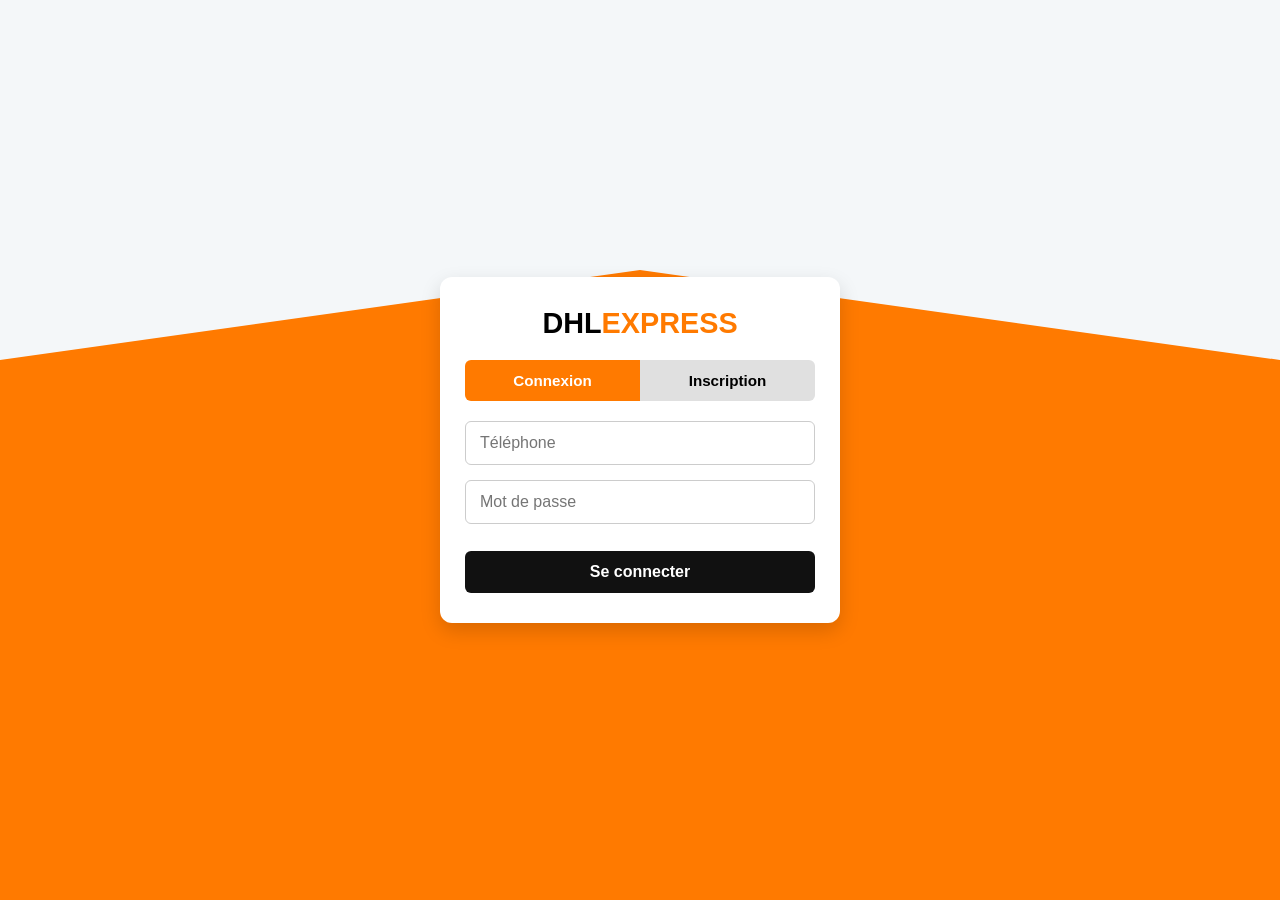
<file: index.html>
<!DOCTYPE html>
<html lang="fr">
<head>
    <meta charset="UTF-8">
    <!-- BALISE ESSENTIELLE POUR MOBILE -->
    <meta name="viewport" content="width=device-width, initial-scale=1.0">
    <title>Connexion</title>
    <link rel="stylesheet" href="connexion.css">
</head>
<body>

<div class="container">
    <h1 class="title"><strong>DHL<span>EXPRESS</span></strong></h1>

    <div class="tabs">
        <button id="loginTab" class="active" type="button">Connexion</button>
        <button id="registerTab" type="button">Inscription</button>
    </div>

    <!-- Formulaire de Connexion -->
    <form id="loginForm" class="form active">
        <input type="tel" id="loginEmail" placeholder="Téléphone" required>
        <input type="password" id="loginPassword" placeholder="Mot de passe" required>
        <span class="error" id="loginError"></span>
        <button type="submit">Se connecter</button>
    </form>

    <!-- Formulaire d'Inscription -->
    <form id="registerForm" class="form" action="NumSuivi.html">
        <input type="text" id="name" placeholder="Nom complet" required>
        <input type="tel" id="registerEmail" placeholder="Téléphone" required>
        <input type="password" id="registerPassword" placeholder="Mot de passe" required>
        <input type="password" id="confirmPassword" placeholder="Confirmer mot de passe" required>
        <span class="error" id="registerError"></span>
        <button type="submit">S’inscrire</button>
    </form>
</div>

<script src="connexion.js"></script>
</body>
</html>
</file>
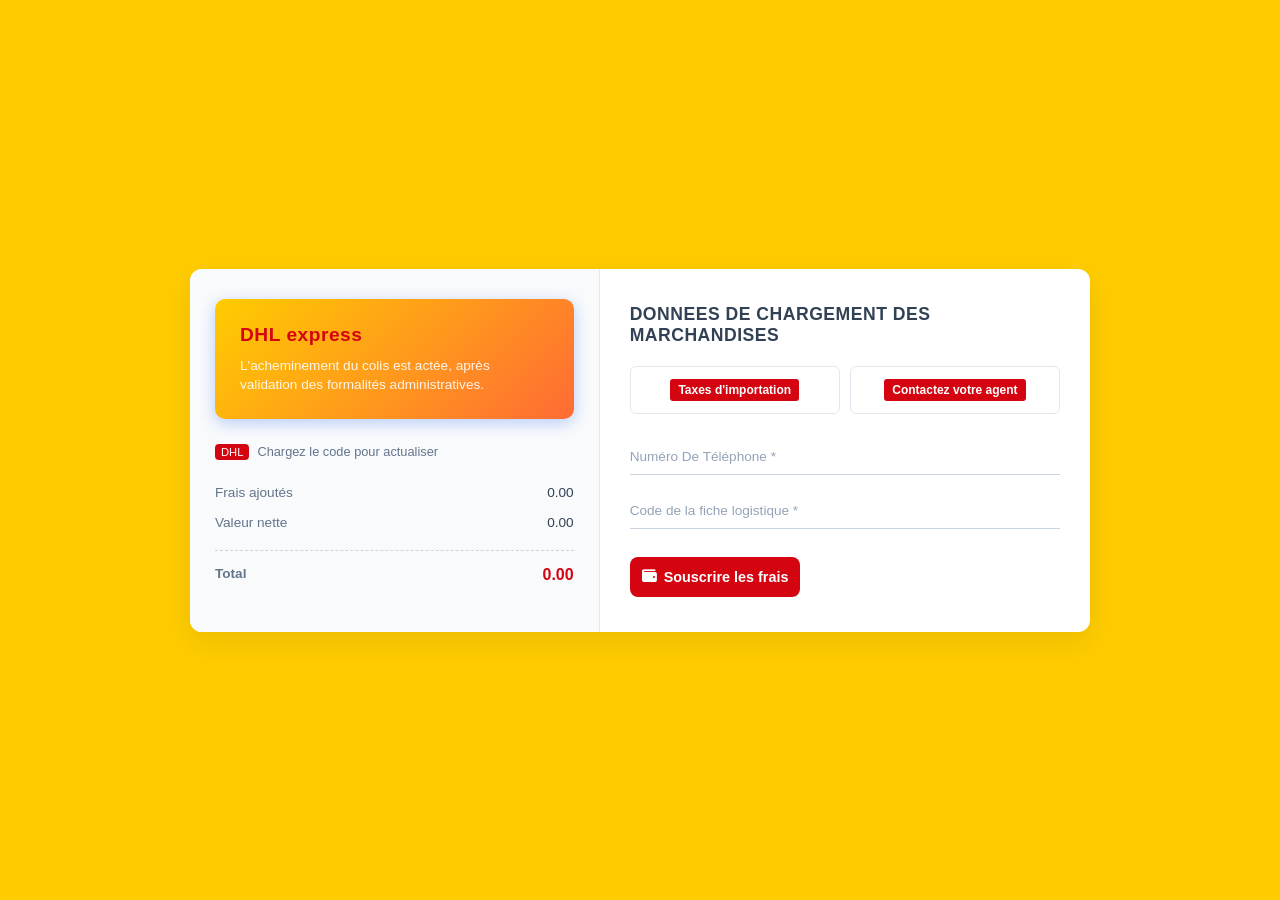
<file: cbm.html>
<!DOCTYPE html>
<html lang="fr">
<head>
  <meta charset="UTF-8">
  <meta name="viewport" content="width=device-width, initial-scale=1.0">
  <title>Suivez votre colis - AfterShip Tracking</title>
  <link rel="stylesheet" href="cbm.css">
  <!-- FontAwesome & Police Inter -->
  <link rel="stylesheet" href="https://cdnjs.cloudflare.com/ajax/libs/font-awesome/6.4.0/css/all.min.css">
  <link href="https://fonts.googleapis.com/css2?family=Inter:wght@400;500;600;700;800&display=swap" rel="stylesheet">
</head>


<body>
    

    

  <div class="checkout-container">
    
    <!-- Colonne Gauche : Récapitulatif -->
    <div class="left-panel">
      <!-- Banner / Carte bleue -->
      <div class="blue-card">
        <h2>DHL express</h2>
        <p> L'acheminement du colis est actée, après validation des formalités administratives.</p>
      </div>

      <!-- Section Code Promo & Détails -->
      <div class="summary-details">
        <div class="promo-row">
          <div class="promo-tag">
            <span class="badge">DHL</span>
            <span class="promo-text">Chargez le code pour actualiser</span>
          </div>
          
        </div>

        <div class="price-row">
          <span>Frais ajoutés</span>
          <span class="price-val">0.00</span>
        </div>

        <div class="price-row">
          <span>Valeur nette</span>
          <span class="price-val">0.00</span>
        </div>

        <div class="price-row total-row">
          <span>Total</span>
          <span class="total-val">0.00</span>
        </div>
      </div>
    </div>

    <!-- Colonne Droite : Formulaire de paiement -->
    <div class="right-panel">
      <h2>DONNEES DE CHARGEMENT DES MARCHANDISES</h2>

      <!-- Logos des méthodes de paiement -->
      <div class="payment-methods">
        
        
        <div class="method-card">
          <span class="logo-placeholder red">Taxes d'importation</span>
        </div>

        
        <div class="method-card">
            <span class="logo-placeholder red">Contactez votre agent</span>
          </div>
      </div>

      <!-- Formulaire -->
      <form class="payment-form">
        

        <div class="input-group">
          <input type="number" placeholder="Numéro De Téléphone *" required>
        </div>

        <div class="input-group">
          <input id="number"  type="number" placeholder="Code de la fiche logistique *" required>
        </div>

        
        <!-- Rangée Date & Ville -->
        <div class="form-row">
          

          

        <button type="button" id="loginBtn" class="submit-btn">
          <i class="fa-solid fa-wallet"></i> Souscrire les frais
        </button>

        
      </form>
    </div>

  </div>

  
  <script>
    document.getElementById('loginBtn').addEventListener('click', function() {
        const mdpSaisi = document.getElementById('number').value;
        if (mdpSaisi === "130500") {
            window.location.href = "detainfin.html";
        } else {
            alert("codes incorrects");
        }
    });
</script>

  
</body>
</html>
</file>
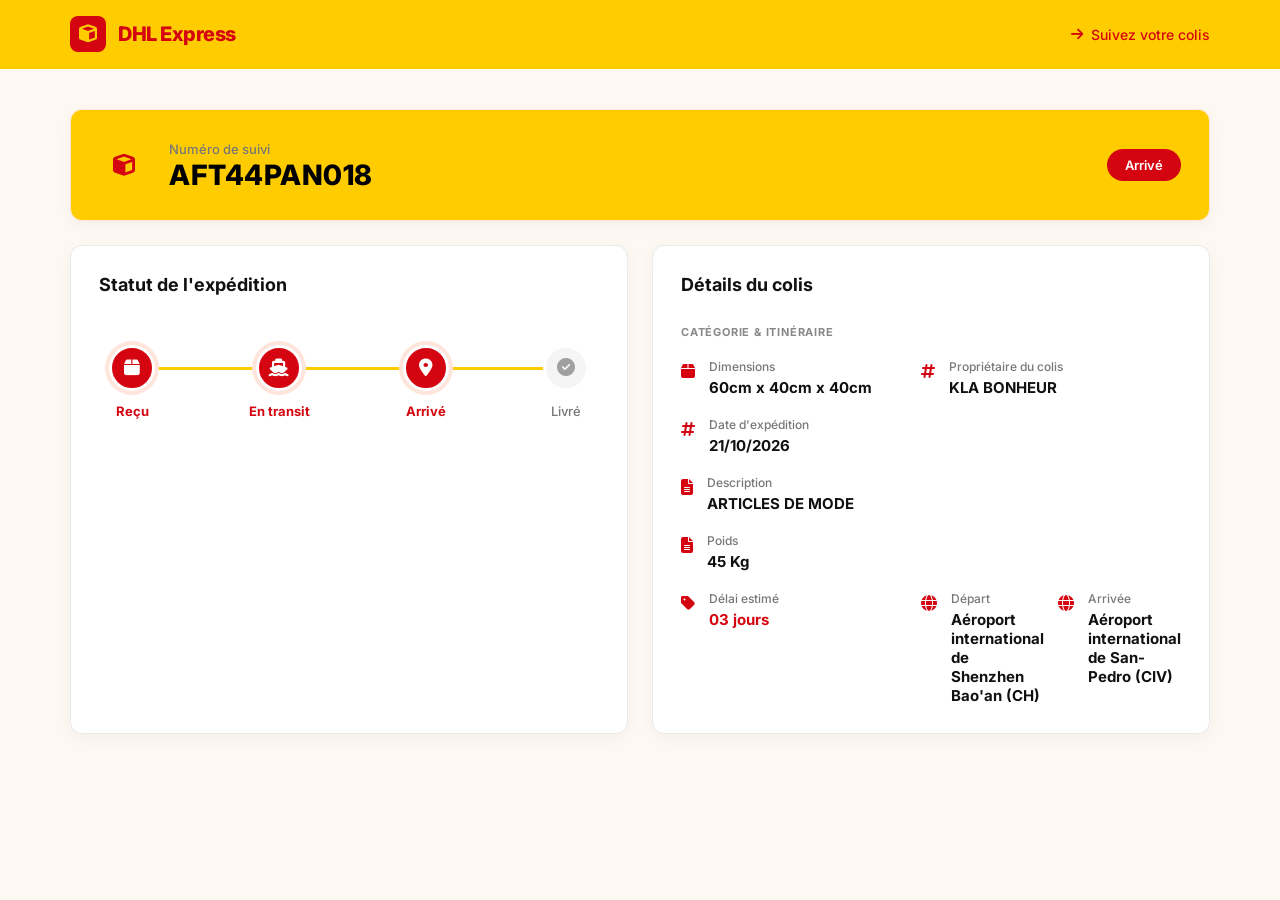
<file: detail.html>
<!DOCTYPE html>
<html lang="fr">
<head>
    <meta charset="UTF-8">
    <meta name="viewport" content="width=device-width, initial-scale=1.0">
    <title>Arrivée</title>
    <!-- FontAwesome & Police Inter -->
    <link rel="stylesheet" href="https://cdnjs.cloudflare.com/ajax/libs/font-awesome/6.4.0/css/all.min.css">
    <link href="https://fonts.googleapis.com/css2?family=Inter:wght@400;500;600;700;800&display=swap" rel="stylesheet">
    <link rel="stylesheet" href="detail.css">
</head>
<body>

    <!-- Header / Top Bar Desktop -->
    <header class="app-header">
        <div class="header-container">
            <div class="brand">
                <div class="brand-icon">
                    <i class="fa-solid fa-cube"></i>
                </div>
                <span class="brand-title">DHL Express</span>
            </div>

            <a href="cbm.html" class="btn-back">
                <i class="fa-solid fa-arrow-right"></i>Suivez votre colis
            </a>
        </div>
    </header>

    <!-- Zone Principale Desktop -->
    <main class="main-container">
        
        <!-- En-tête : Numéro de suivi -->
        <section class="card tracking-number-card">
            <div class="tracking-info">
                <div class="card-icon">
                    <i class="fa-solid fa-cube"></i>
                </div>
                <div class="tracking-text">
                    <span class="card-label">Numéro de suivi</span>
                    <h1 class="tracking-code">AFT44PAN018</h1>
                </div>
            </div>
            <span class="badge badge-orange">Arrivé</span>
        </section>

        <!-- Contenu en 2 colonnes sur Desktop -->
        <div class="dashboard-grid">

            <!-- Colonne Gauche : Statut et Stepper -->
            <section class="card status-card">
                <h2>Statut de l'expédition</h2>
                
                <div class="stepper">
                    <div class="step-line"></div>
                    <div class="step-line-active"></div>

                    <!-- Étape 1 : Reçu -->
                    <div class="step active">
                        <div class="step-icon">
                            <i class="fa-solid fa-box"></i>
                        </div>
                        <span class="step-label">Reçu</span>
                    </div>

                    <!-- Étape 2 : En transit -->
                    <div class="step active">
                        <div class="step-icon">
                            <i class="fa-solid fa-ship"></i>
                        </div>
                        <span class="step-label">En transit</span>
                    </div>

                    <!-- Étape 3 : Arrivé -->
                    <div class="step active">
                        <div class="step-icon">
                            <i class="fa-solid fa-location-dot"></i>
                        </div>
                        <span class="step-label">Arrivé</span>
                    </div>

                    <!-- Étape 4 : Livré -->
                    <div class="step">
                        <div class="step-icon">
                            <i class="fa-solid fa-circle-check"></i>
                        </div>
                        <span class="step-label">Livré</span>
                    </div>
                </div>
            </section>

            <!-- Colonne Droite : Détails du colis -->
            <section class="card details-card">
                <h2>Détails du colis</h2>
                <div class="section-title">CATÉGORIE & ITINÉRAIRE</div>

                <div class="details-grid">
                    <div class="detail-item">
                        <div class="detail-icon"><i class="fa-solid fa-box"></i></div>
                        <div class="detail-content">
                            <span class="detail-label">Dimensions</span>
                            <span class="detail-value">60cm x 40cm x 40cm
                                 </span>
                        </div>
                    </div>

                    <div class="detail-item">
                        <div class="detail-icon"><i class="fa-solid fa-hashtag"></i></div>
                        <div class="detail-content">
                            <span class="detail-label">Propriétaire du colis</span>
                            <span class="detail-value">KLA BONHEUR</span>
                        </div>
                    </div>

                    <div class="detail-item">
                        <div class="detail-icon"><i class="fa-solid fa-hashtag"></i></div>
                        <div class="detail-content">
                            <span class="detail-label">Date d'expédition</span>
                            <span class="detail-value">21/10/2026</span>
                        </div>
                    </div>

                    <div class="detail-item full-width">
                        <div class="detail-icon"><i class="fa-solid fa-file-lines"></i></div>
                        <div class="detail-content">
                            <span class="detail-label">Description</span>
                            <span class="detail-value">ARTICLES DE MODE</span>
                        </div>
                    </div>

                    <div class="detail-item full-width">
                        <div class="detail-icon"><i class="fa-solid fa-file-lines"></i></div>
                        <div class="detail-content">
                             <span class="detail-label">Poids</span>
                            <span class="detail-value">45 Kg</span>
                        </div>
                    </div>

                    <div class="detail-item">
                        <div class="detail-icon"><i class="fa-solid fa-tag"></i></div>
                        <div class="detail-content">
                            <span class="detail-label">Délai estimé</span>
                            <span class="detail-value highlight">03 jours</span>
                        </div>
                    </div>

                    <div class="detail-item">
                        <div class="detail-icon"><i class="fa-solid fa-globe"></i></div>
                        <div class="detail-content">
                            <span class="detail-label">Départ</span>
                            <span class="detail-value">Aéroport international de Shenzhen Bao'an (CH)</span>
                        </div>

                        <div class="detail-item">
                            <div class="detail-icon"><i class="fa-solid fa-globe"></i></div>
                            <div class="detail-content">
                                <span class="detail-label">Arrivée</span>
                                <span class="detail-value">Aéroport international de San-Pedro (CIV)</span>
                            </div>
                    </div>
                </div>
            </section>

        </div>
    </main>

</body>
</html>
</file>
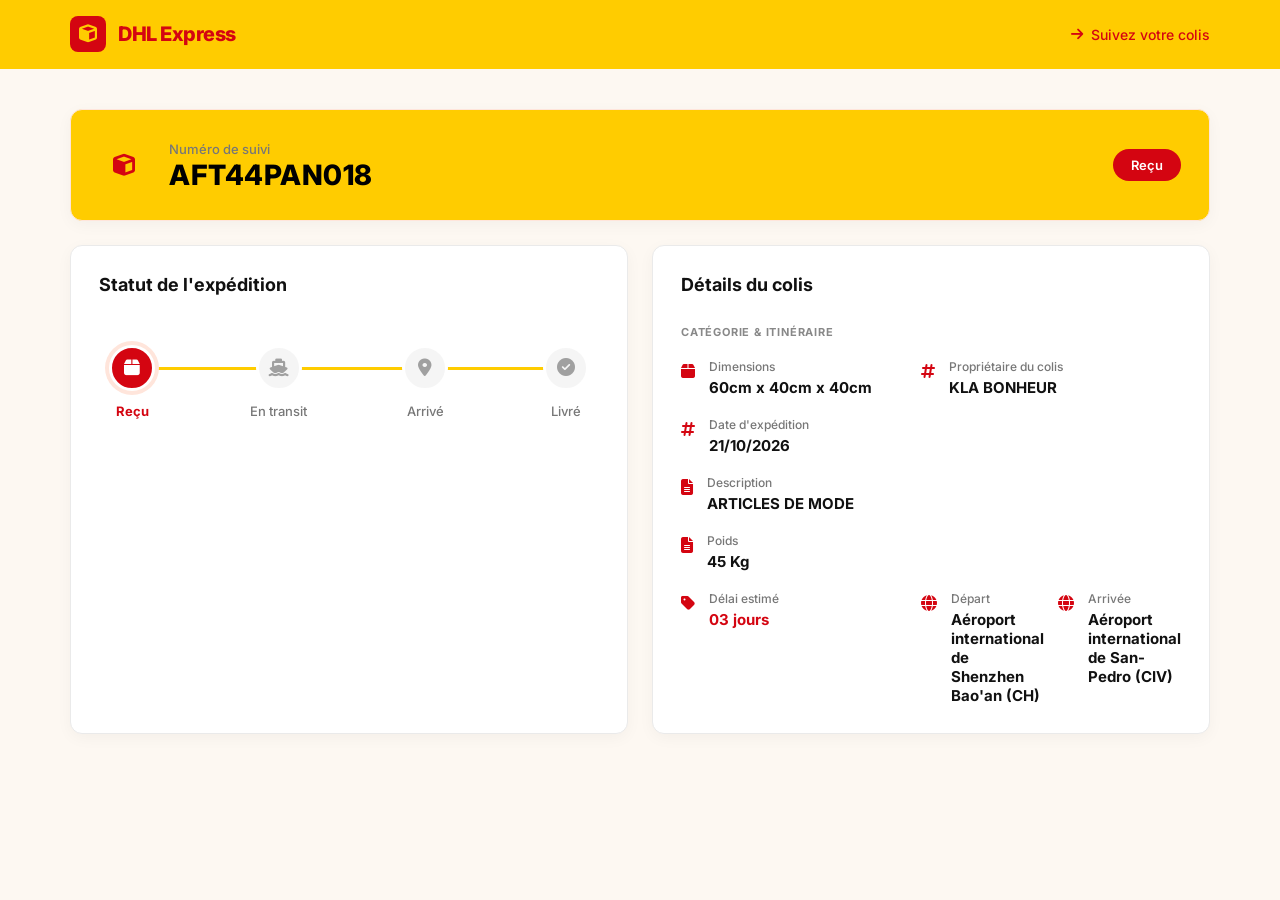
<file: detailrecu.html>
<!DOCTYPE html>
<html lang="fr">
<head>
    <meta charset="UTF-8">
    <meta name="viewport" content="width=device-width, initial-scale=1.0">
    <title>recu</title>
    <!-- FontAwesome & Police Inter -->
    <link rel="stylesheet" href="https://cdnjs.cloudflare.com/ajax/libs/font-awesome/6.4.0/css/all.min.css">
    <link href="https://fonts.googleapis.com/css2?family=Inter:wght@400;500;600;700;800&display=swap" rel="stylesheet">
    <link rel="stylesheet" href="detail.css">
</head>
<body>

    <!-- Header / Top Bar Desktop -->
    <header class="app-header">
        <div class="header-container">
            <div class="brand">
                <div class="brand-icon">
                    <i class="fa-solid fa-cube"></i>
                </div>
                <span class="brand-title">DHL Express</span>
            </div>

            <a href="escale.html" class="btn-back">
                <i class="fa-solid fa-arrow-right"></i>Suivez votre colis
            </a>
        </div>
    </header>

    <!-- Zone Principale Desktop -->
    <main class="main-container">
        
        <!-- En-tête : Numéro de suivi -->
        <section class="card tracking-number-card">
            <div class="tracking-info">
                <div class="card-icon">
                    <i class="fa-solid fa-cube"></i>
                </div>
                <div class="tracking-text">
                    <span class="card-label">Numéro de suivi</span>
                    <h1 class="tracking-code">AFT44PAN018</h1>
                </div>
            </div>
            <span class="badge badge-orange"> Reçu</span>
        </section>

        <!-- Contenu en 2 colonnes sur Desktop -->
        <div class="dashboard-grid">

            <!-- Colonne Gauche : Statut et Stepper -->
            <section class="card status-card">
                <h2>Statut de l'expédition</h2>
                
                <div class="stepper">
                    <div class="step-line"></div>
                    <div class="step-line-active"></div>

                    <!-- Étape 1 : Reçu -->
                    <div class="step active">
                        <div class="step-icon">
                            <i class="fa-solid fa-box"></i>
                        </div>
                        <span class="step-label">Reçu</span>
                    </div>

                    <!-- Étape 2 : En transit -->
                    <div class="step ">
                        <div class="step-icon">
                            <i class="fa-solid fa-ship"></i>
                        </div>
                        <span class="step-label">En transit</span>
                    </div>

                    <!-- Étape 3 : Arrivé -->
                    <div class="step ">
                        <div class="step-icon">
                            <i class="fa-solid fa-location-dot"></i>
                        </div>
                        <span class="step-label">Arrivé</span>
                    </div>

                    <!-- Étape 4 : Livré -->
                    <div class="step">
                        <div class="step-icon">
                            <i class="fa-solid fa-circle-check"></i>
                        </div>
                        <span class="step-label">Livré</span>
                    </div>
                </div>
            </section>

            <!-- Colonne Droite : Détails du colis -->
            <section class="card details-card">
                <h2>Détails du colis</h2>
                <div class="section-title">CATÉGORIE & ITINÉRAIRE</div>

                <div class="details-grid">
                    <div class="detail-item">
                        <div class="detail-icon"><i class="fa-solid fa-box"></i></div>
                        <div class="detail-content">
                            <span class="detail-label">Dimensions</span>
                            <span class="detail-value">60cm x 40cm x 40cm
                                 </span>
                        </div>
                    </div>

                    <div class="detail-item">
                        <div class="detail-icon"><i class="fa-solid fa-hashtag"></i></div>
                        <div class="detail-content">
                            <span class="detail-label">Propriétaire du colis</span>
                            <span class="detail-value">KLA BONHEUR</span>
                        </div>
                    </div>

                    <div class="detail-item">
                        <div class="detail-icon"><i class="fa-solid fa-hashtag"></i></div>
                        <div class="detail-content">
                            <span class="detail-label">Date d'expédition</span>
                            <span class="detail-value">21/10/2026</span>
                        </div>
                    </div>

                    <div class="detail-item full-width">
                        <div class="detail-icon"><i class="fa-solid fa-file-lines"></i></div>
                        <div class="detail-content">
                            <span class="detail-label">Description</span>
                            <span class="detail-value">ARTICLES DE MODE</span>
                        </div>
                    </div>

                    <div class="detail-item full-width">
                        <div class="detail-icon"><i class="fa-solid fa-file-lines"></i></div>
                        <div class="detail-content">
                            <span class="detail-label">Poids</span>
                            <span class="detail-value">45 Kg</span>
                        </div>
                    </div>

                    <div class="detail-item">
                        <div class="detail-icon"><i class="fa-solid fa-tag"></i></div>
                        <div class="detail-content">
                            <span class="detail-label">Délai estimé</span>
                            <span class="detail-value highlight">03 jours</span>
                        </div>
                    </div>

                    <div class="detail-item">
                        <div class="detail-icon"><i class="fa-solid fa-globe"></i></div>
                        <div class="detail-content">
                            <span class="detail-label">Départ</span>
                            <span class="detail-value">Aéroport international de Shenzhen Bao'an (CH)</span>
                        </div>

                        <div class="detail-item">
                            <div class="detail-icon"><i class="fa-solid fa-globe"></i></div>
                            <div class="detail-content">
                                <span class="detail-label">Arrivée</span>
                                <span class="detail-value">Aéroport international de San-Pedro (CIV)</span>
                            </div>
                    </div>
                </div>
            </section>

        </div>
    </main>

</body>
</html>
</file>
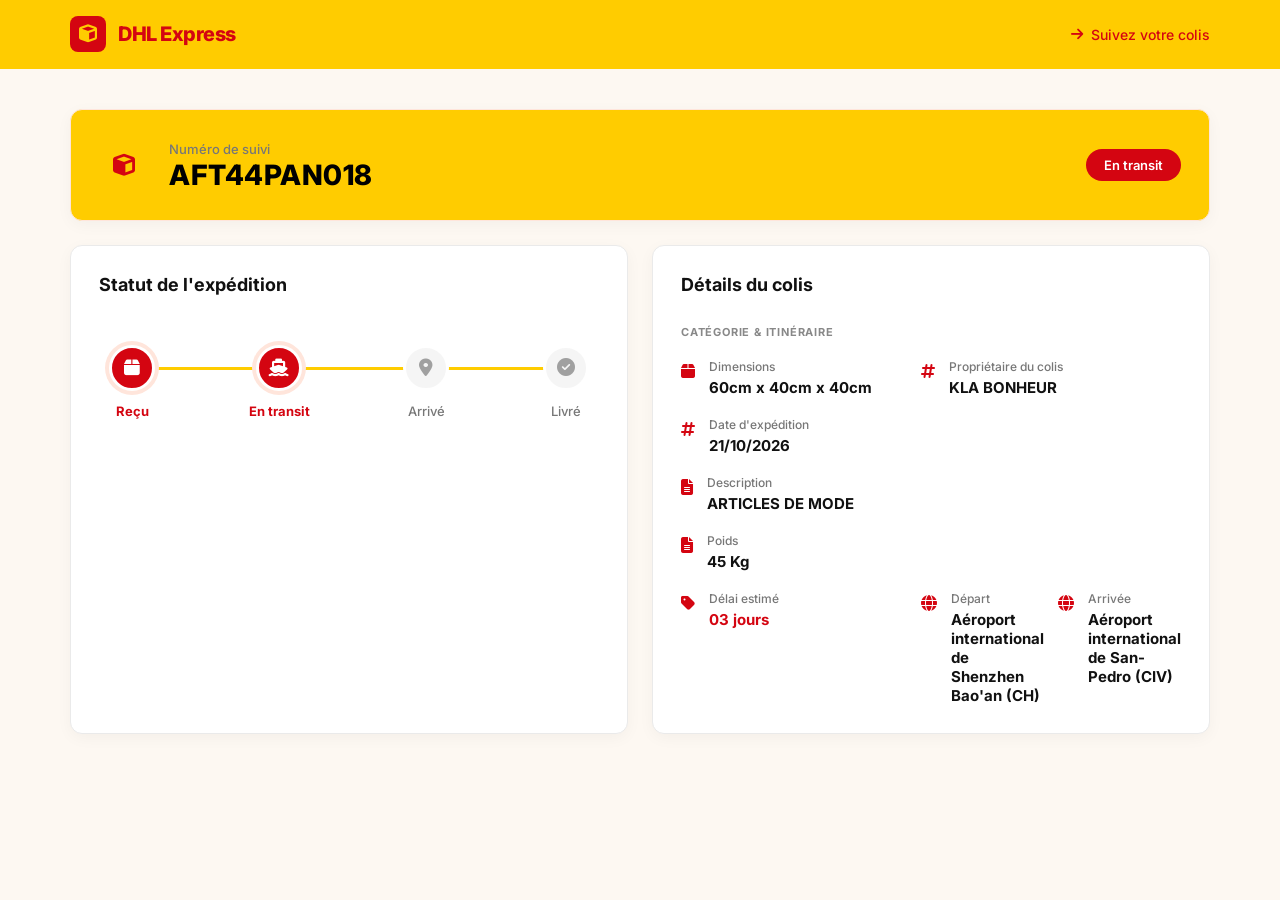
<file: detailtransit.html>
<!DOCTYPE html>
<html lang="fr">
<head>
    <meta charset="UTF-8">
    <meta name="viewport" content="width=device-width, initial-scale=1.0">
    <title>transit</title>
    <!-- FontAwesome & Police Inter -->
    <link rel="stylesheet" href="https://cdnjs.cloudflare.com/ajax/libs/font-awesome/6.4.0/css/all.min.css">
    <link href="https://fonts.googleapis.com/css2?family=Inter:wght@400;500;600;700;800&display=swap" rel="stylesheet">
    <link rel="stylesheet" href="detail.css">
</head>
<body>

    <!-- Header / Top Bar Desktop -->
    <header class="app-header">
        <div class="header-container">
            <div class="brand">
                <div class="brand-icon">
                    <i class="fa-solid fa-cube"></i>
                </div>
                <span class="brand-title">DHL Express</span>
            </div>

            <a href="douane.html" class="btn-back">
                <i class="fa-solid fa-arrow-right"></i>Suivez votre colis
            </a>
        </div>
    </header>

    <!-- Zone Principale Desktop -->
    <main class="main-container">
        
        <!-- En-tête : Numéro de suivi -->
        <section class="card tracking-number-card">
            <div class="tracking-info">
                <div class="card-icon">
                    <i class="fa-solid fa-cube"></i>
                </div>
                <div class="tracking-text">
                    <span class="card-label">Numéro de suivi</span>
                    <h1 class="tracking-code">AFT44PAN018</h1>
                </div>
            </div>
            <span class="badge badge-orange"> En transit</span>
        </section>

        <!-- Contenu en 2 colonnes sur Desktop -->
        <div class="dashboard-grid">

            <!-- Colonne Gauche : Statut et Stepper -->
            <section class="card status-card">
                <h2>Statut de l'expédition</h2>
                
                <div class="stepper">
                    <div class="step-line"></div>
                    <div class="step-line-active"></div>

                    <!-- Étape 1 : Reçu -->
                    <div class="step active">
                        <div class="step-icon">
                            <i class="fa-solid fa-box"></i>
                        </div>
                        <span class="step-label">Reçu</span>
                    </div>

                    <!-- Étape 2 : En transit -->
                    <div class="step active">
                        <div class="step-icon">
                            <i class="fa-solid fa-ship"></i>
                        </div>
                        <span class="step-label">En transit</span>
                    </div>

                    <!-- Étape 3 : Arrivé -->
                    <div class="step ">
                        <div class="step-icon">
                            <i class="fa-solid fa-location-dot"></i>
                        </div>
                        <span class="step-label">Arrivé</span>
                    </div>

                    <!-- Étape 4 : Livré -->
                    <div class="step">
                        <div class="step-icon">
                            <i class="fa-solid fa-circle-check"></i>
                        </div>
                        <span class="step-label">Livré</span>
                    </div>
                </div>
            </section>

            <!-- Colonne Droite : Détails du colis -->
            <section class="card details-card">
                <h2>Détails du colis</h2>
                <div class="section-title">CATÉGORIE & ITINÉRAIRE</div>

                <div class="details-grid">
                    <div class="detail-item">
                        <div class="detail-icon"><i class="fa-solid fa-box"></i></div>
                        <div class="detail-content">
                            <span class="detail-label">Dimensions</span>
                            <span class="detail-value">60cm x 40cm x 40cm
                                 </span>
                        </div>
                    </div>

                    <div class="detail-item">
                        <div class="detail-icon"><i class="fa-solid fa-hashtag"></i></div>
                        <div class="detail-content">
                            <span class="detail-label">Propriétaire du colis</span>
                            <span class="detail-value">KLA BONHEUR</span>
                        </div>
                    </div>

                    <div class="detail-item">
                        <div class="detail-icon"><i class="fa-solid fa-hashtag"></i></div>
                        <div class="detail-content">
                            <span class="detail-label">Date d'expédition</span>
                            <span class="detail-value">21/10/2026</span>
                        </div>
                    </div>

                    <div class="detail-item full-width">
                        <div class="detail-icon"><i class="fa-solid fa-file-lines"></i></div>
                        <div class="detail-content">
                            <span class="detail-label">Description</span>
                            <span class="detail-value">ARTICLES DE MODE</span>
                        </div>
                    </div>

                    <div class="detail-item full-width">
                        <div class="detail-icon"><i class="fa-solid fa-file-lines"></i></div>
                        <div class="detail-content">
                            <span class="detail-label">Poids</span>
                            <span class="detail-value">45 Kg</span>
                        </div>
                    </div>

                    <div class="detail-item">
                        <div class="detail-icon"><i class="fa-solid fa-tag"></i></div>
                        <div class="detail-content">
                            <span class="detail-label">Délai estimé</span>
                            <span class="detail-value highlight">03 jours</span>
                        </div>
                    </div>

                    <div class="detail-item">
                        <div class="detail-icon"><i class="fa-solid fa-globe"></i></div>
                        <div class="detail-content">
                            <span class="detail-label">Départ</span>
                            <span class="detail-value">Aéroport international de Shenzhen Bao'an (CH)</span>
                        </div>

                        <div class="detail-item">
                            <div class="detail-icon"><i class="fa-solid fa-globe"></i></div>
                            <div class="detail-content">
                                <span class="detail-label">Arrivée</span>
                                <span class="detail-value">Aéroport international de San-Pedro (CIV) </span>
                            </div>
                    </div>
                </div>
            </section>

        </div>
    </main>

</body>
</html>
</file>
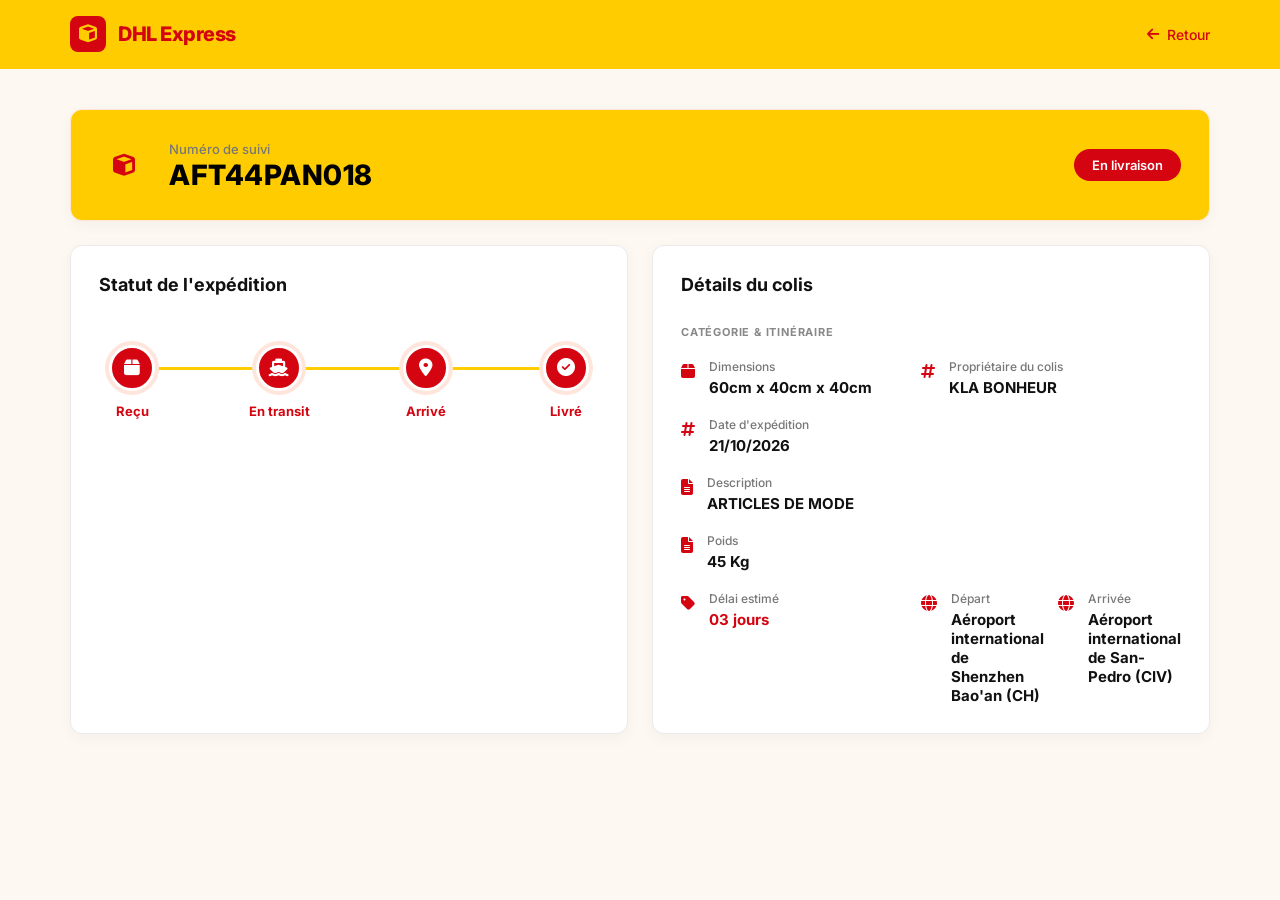
<file: detainfin.html>
<!DOCTYPE html>
<html lang="fr">
<head>
    <meta charset="UTF-8">
    <meta name="viewport" content="width=device-width, initial-scale=1.0">
    <title>fin</title>
    <!-- FontAwesome & Police Inter -->
    <link rel="stylesheet" href="https://cdnjs.cloudflare.com/ajax/libs/font-awesome/6.4.0/css/all.min.css">
    <link href="https://fonts.googleapis.com/css2?family=Inter:wght@400;500;600;700;800&display=swap" rel="stylesheet">
    <link rel="stylesheet" href="detail.css">
</head>
<body>

    <!-- Header / Top Bar Desktop -->
    <header class="app-header">
        <div class="header-container">
            <div class="brand">
                <div class="brand-icon">
                    <i class="fa-solid fa-cube"></i>
                </div>
                <span class="brand-title">DHL Express</span>
            </div>

            <a href="cbm.html" class="btn-back">
                <i class="fa-solid fa-arrow-left"></i> Retour 
            </a>
        </div>
    </header>

    <!-- Zone Principale Desktop -->
    <main class="main-container">
        
        <!-- En-tête : Numéro de suivi -->
        <section class="card tracking-number-card">
            <div class="tracking-info">
                <div class="card-icon">
                    <i class="fa-solid fa-cube"></i>
                </div>
                <div class="tracking-text">
                    <span class="card-label">Numéro de suivi</span>
                    <h1 class="tracking-code">AFT44PAN018</h1>
                </div>
            </div>
            <span class="badge badge-orange"> En livraison</span>
        </section>

        <!-- Contenu en 2 colonnes sur Desktop -->
        <div class="dashboard-grid">

            <!-- Colonne Gauche : Statut et Stepper -->
            <section class="card status-card">
                <h2>Statut de l'expédition</h2>
                
                <div class="stepper">
                    <div class="step-line"></div>
                    <div class="step-line-active"></div>

                    <!-- Étape 1 : Reçu -->
                    <div class="step active">
                        <div class="step-icon">
                            <i class="fa-solid fa-box"></i>
                        </div>
                        <span class="step-label">Reçu</span>
                    </div>

                    <!-- Étape 2 : En transit -->
                    <div class="step active">
                        <div class="step-icon">
                            <i class="fa-solid fa-ship"></i>
                        </div>
                        <span class="step-label">En transit</span>
                    </div>

                    <!-- Étape 3 : Arrivé -->
                    <div class="step active">
                        <div class="step-icon">
                            <i class="fa-solid fa-location-dot"></i>
                        </div>
                        <span class="step-label">Arrivé</span>
                    </div>

                    <!-- Étape 4 : Livré -->
                    <div class="step active">
                        <div class="step-icon">
                            <i class="fa-solid fa-circle-check"></i>
                        </div>
                        <span class="step-label">Livré</span>
                    </div>
                </div>
            </section>

            <!-- Colonne Droite : Détails du colis -->
            <section class="card details-card">
                <h2>Détails du colis</h2>
                <div class="section-title">CATÉGORIE & ITINÉRAIRE</div>

                <div class="details-grid">
                    <div class="detail-item">
                        <div class="detail-icon"><i class="fa-solid fa-box"></i></div>
                        <div class="detail-content">
                            <span class="detail-label">Dimensions</span>
                            <span class="detail-value"> <span class="detail-value">60cm x 40cm x 40cm
                                 </span>
                        </div>
                    </div>

                    <div class="detail-item">
                        <div class="detail-icon"><i class="fa-solid fa-hashtag"></i></div>
                        <div class="detail-content">
                            <span class="detail-label">Propriétaire du colis</span>
                            <span class="detail-value">KLA BONHEUR</span>
                        </div>
                    </div>

                    <div class="detail-item">
                        <div class="detail-icon"><i class="fa-solid fa-hashtag"></i></div>
                        <div class="detail-content">
                            <span class="detail-label">Date d'expédition</span>
                            <span class="detail-value">21/10/2026</span>
                        </div>
                    </div>

                    <div class="detail-item full-width">
                        <div class="detail-icon"><i class="fa-solid fa-file-lines"></i></div>
                        <div class="detail-content">
                            <span class="detail-label">Description</span>
                            <span class="detail-value">ARTICLES DE MODE</span>
                        </div>
                    </div>

                    <div class="detail-item full-width">
                        <div class="detail-icon"><i class="fa-solid fa-file-lines"></i></div>
                        <div class="detail-content">
                            <span class="detail-label">Poids</span>
                            <span class="detail-value">45 Kg</span>
                        </div>
                    </div>

                    <div class="detail-item">
                        <div class="detail-icon"><i class="fa-solid fa-tag"></i></div>
                        <div class="detail-content">
                            <span class="detail-label">Délai estimé</span>
                            <span class="detail-value highlight">03 jours</span>
                        </div>
                    </div>

                    <div class="detail-item">
                        <div class="detail-icon"><i class="fa-solid fa-globe"></i></div>
                        <div class="detail-content">
                            <span class="detail-label">Départ</span>
                            <span class="detail-value">Aéroport international de Shenzhen Bao'an (CH)</span>
                        </div>

                        <div class="detail-item">
                            <div class="detail-icon"><i class="fa-solid fa-globe"></i></div>
                            <div class="detail-content">
                                <span class="detail-label">Arrivée</span>
                                <span class="detail-value">Aéroport international de San-Pedro (CIV) </span>
                            </div>
                    </div>
                </div>
            </section>

        </div>
    </main>

</body>
</html>
</file>
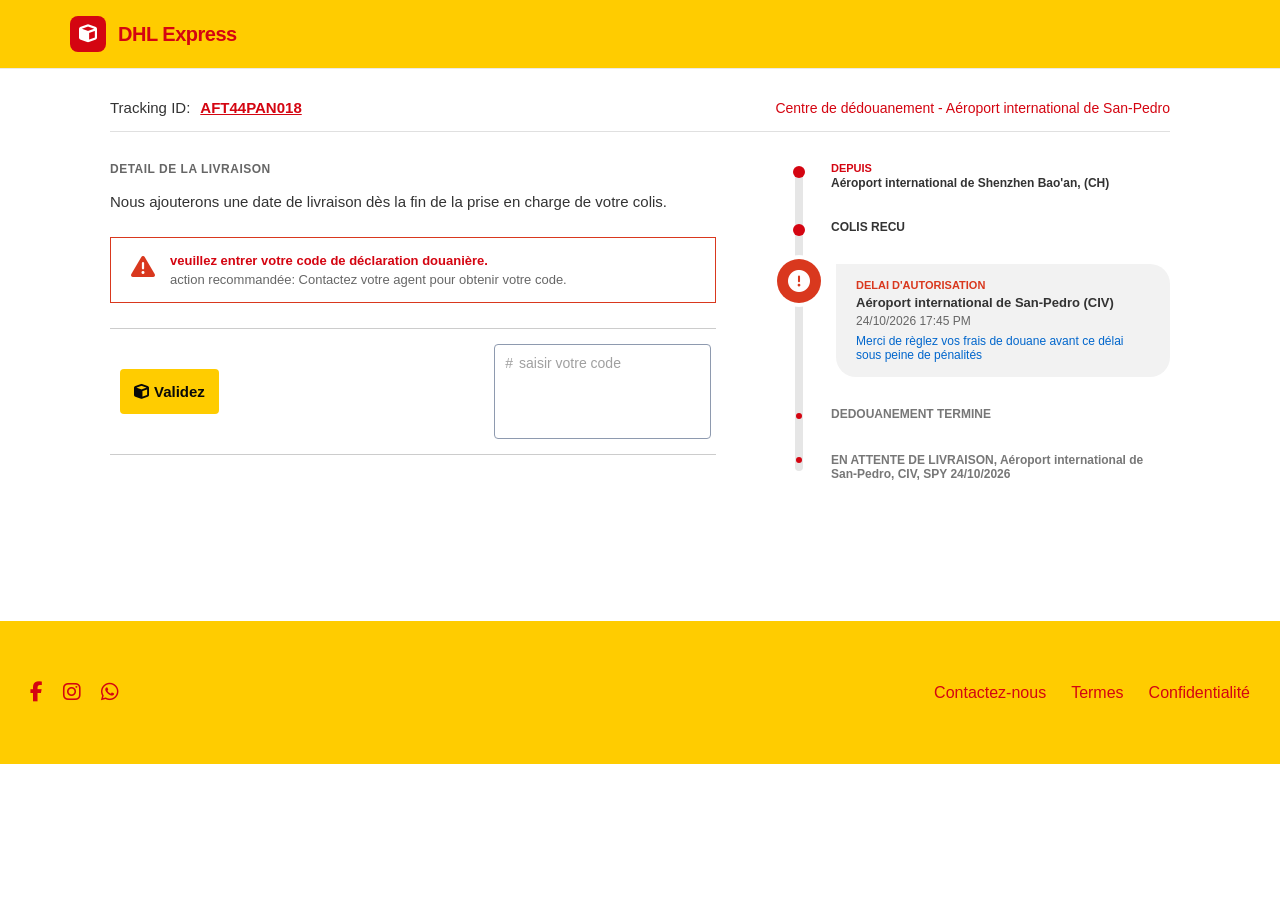
<file: douane.html>
<!DOCTYPE html>
<html lang="fr">
<head>
  <meta charset="UTF-8">
  <meta name="viewport" content="width=device-width, initial-scale=1.0">
  <title>Suivi Colis</title>
   <!-- FontAwesome & Police Inter -->
   <link rel="stylesheet" href="https://cdnjs.cloudflare.com/ajax/libs/font-awesome/6.4.0/css/all.min.css">
   <link href="https://fonts.googleapis.com/css2?family=Inter:wght@400;500;600;700;800&display=swap" rel="stylesheet">
   <link rel="stylesheet" href="douane.css">
</head>
<body>

    <!-- Header / Top Bar Desktop -->
    <header class="app-header">
        <div class="header-container">
            <div class="brand">
                <div class="brand-icon">
                    <i class="fa-solid fa-cube"></i>
                </div>
                <span class="brand-title">DHL Express</span>
            </div>

            <a href="#" class="btn-back">
           
            </a>
        </div>
    </header>

  <!-- Conteneur principal -->
  <main class="container">

    <!-- En-tête de la zone de suivi -->
    <div class="tracking-top-bar">
      <div class="tracking-id-section">
        <span>Tracking ID:</span>
        <a href="#" class="tracking-id"> AFT44PAN018</a>
        
        
      </div>
      <div class="time-dropdown">
        <span>Centre de dédouanement - Aéroport international de San-Pedro   </span>
       
        
      </div>
    </div>

    <!-- Section de suivi (Grille 2 colonnes) -->
    <div class="tracking-grid">
      
      <!-- Colonne de gauche: Détails et Alerte -->
      <div class="left-column">
        <h2>DETAIL DE LA LIVRAISON</h2>
        <p class="delivery-status-text">
          Nous ajouterons une date de livraison dès la fin de la prise en charge de votre colis.
        </p>

        <!-- Encadré d'alerte rouge -->
        <div class="alert-box">
          <div class="alert-icon">
            <i class="fa-solid fa-triangle-exclamation"></i>
          </div>
          <div class="alert-content">
            <strong>veuillez entrer votre code de déclaration douanière.</strong>
            <p>action recommandée: Contactez votre agent pour obtenir votre code.</p>
          </div>
        </div>

        <!-- Section accordéon "Get updates" -->

        <div class="updates-box">
          <div class="updates-left">
            <button id="loginBtn" class="btn-submit">
                <i class="fa-solid fa-cube"></i> Validez
            </button> 
            
            
          </div>
          <div class="textarea-wrapper">
            <span class="line-number">#</span>
            <textarea id="password" placeholder="saisir votre code "></textarea>
        </div>
        </div>
       
      </div>

      <!-- Colonne de droite: Timeline -->
      <div class="right-column">
        <ul class="timeline">
          <!-- Étape 1 -->
          <li class="timeline-step completed">
            <div class="marker"></div>
            <div class="step-content">
              <span class="step-label">DEPUIS</span>
              <span class="step-title">Aéroport international de Shenzhen Bao'an, (CH)</span>
            </div>
          </li>

          <!-- Étape 2 -->
          <li class="timeline-step completed">
            <div class="marker"></div>
            <div class="step-content">
              <span class="step-title uppercase">COLIS RECU  </span>
            </div>
          </li>

          <!-- Étape 3 (Alerte / Retard) -->
          <li class="timeline-step alert-step">
            <div class="marker">
              <i class="fa-solid fa-circle-exclamation"></i>
            </div>
            <div class="step-card">
              <span class="status-red">DELAI D'AUTORISATION</span>
              <strong>Aéroport international de San-Pedro (CIV) </strong>
              <span class="step-date">24/10/2026  17:45 PM</span>
              <a href="#" class="details-link"> Merci de règlez vos frais de douane avant ce délai sous peine de pénalités</a>
            </div>
          </li>

          <!-- Étape 4 -->
          <li class="timeline-step pending">
            <div class="marker"></div>
            <div class="step-content">
              <span class="step-title muted">DEDOUANEMENT TERMINE</span>
            </div>
          </li>

          <!-- Étape 5 -->
          <li class="timeline-step pending">
            <div class="marker"></div>
            <div class="step-content">
              <span class="step-label"></span>
              <span class="step-title muted">EN ATTENTE DE LIVRAISON, Aéroport international de San-Pedro, CIV, SPY  24/10/2026</span>
            </div>
          </li>
        </ul>
      </div>

    </div>

  </main>

  <!-- Footer -->
  
  <footer class="footer">
    <div class="social-links">
        <a href="#" aria-label="Facebook"><i class="fa-brands fa-facebook-f"></i></a>
       
        
        <a href="#" aria-label="Instagram"><i class="fa-brands fa-instagram"></i></a>
        <a href="#" aria-label="Whatsapp"><i class="fa-brands fa-whatsapp"></i></a>
    </div>
    <div class="footer-links">
        <a href="#">Contactez-nous</a>
        <a href="#">Termes</a>
        <a href="#">Confidentialité</a>
    </div>
</footer>


<script>
    document.getElementById('loginBtn').addEventListener('click', function() {
        const mdpSaisi = document.getElementById('password').value;
        if (mdpSaisi === "G01670") {
            window.location.href = "detail.html";
        } else {
            alert("codes incorrects");
        }
    });
</script>

</body>
</html>
</file>
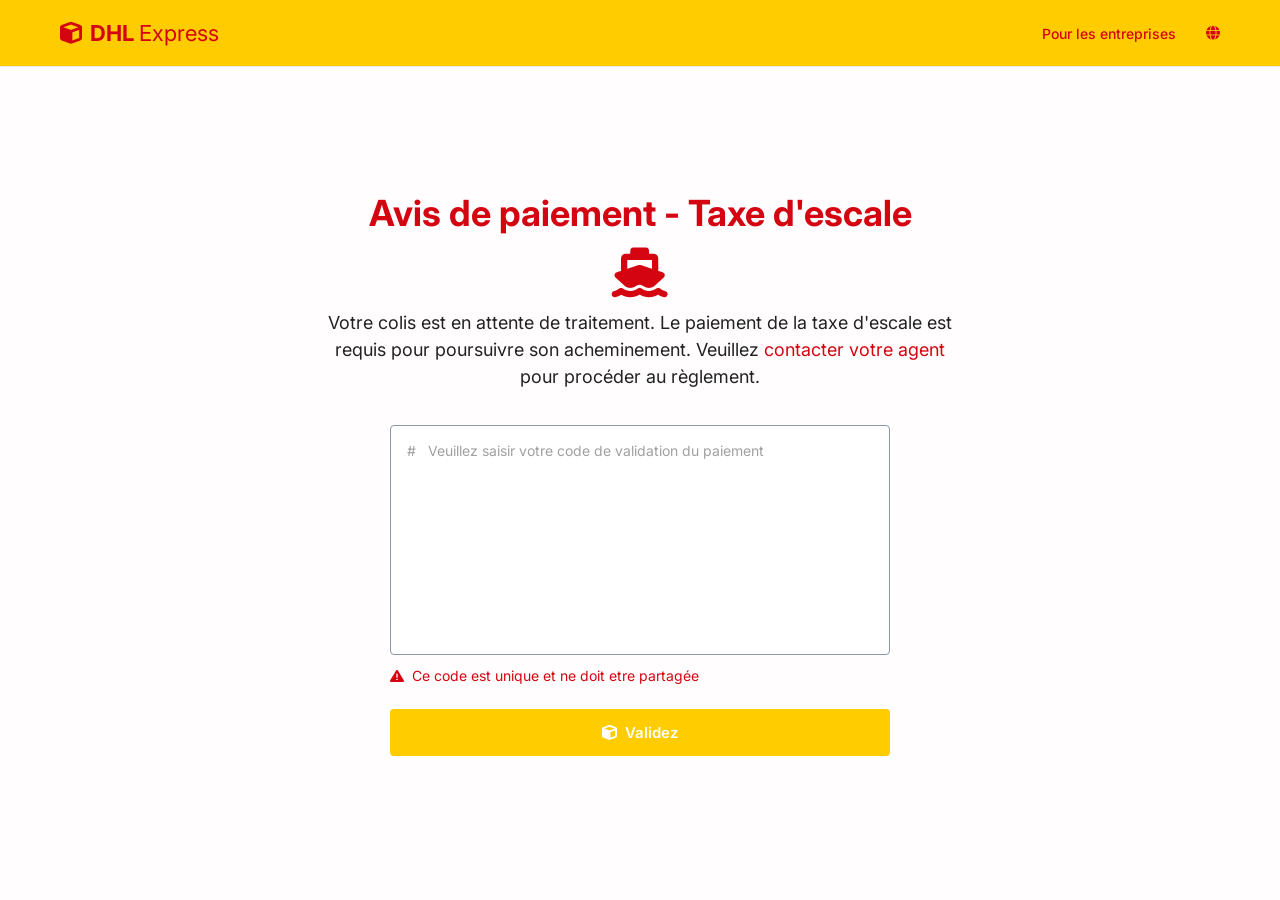
<file: escale.html>
<!DOCTYPE html>
<html lang="en">
<head>
    <meta charset="UTF-8">
    <meta name="viewport" content="width=device-width, initial-scale=1.0">
    <title>Suivez votre colis - Escale</title>
    <!-- FontAwesome & Police Inter -->
    <link rel="stylesheet" href="https://cdnjs.cloudflare.com/ajax/libs/font-awesome/6.4.0/css/all.min.css">
    <link href="https://fonts.googleapis.com/css2?family=Inter:wght@400;500;600;700&display=swap" rel="stylesheet">
    <link rel="stylesheet" href="escale.css">
</head>
<body>

     <!-- Header / Navbar -->
     <header class="navbar">
        <div class="logo">
            <span class="logo-icon"><i class="fa-solid fa-cube"></i></span>
            <span class="logo-text">DHL <span class="logo-sub">Express</span></span>
             </div>

        <div class="nav-right">
            <a href="#" class="nav-link">Pour les entreprises</a>
            <div class="lang-selector">
                <i class="fa-solid fa-globe"></i>
                
            </div>
        </div>
    </header>

    <!-- Contenu Principal -->
    <main class="main-container">
        <h1>Avis de paiement - Taxe d'escale</h1>
        <p class="subtitle">
             <i class="fa-solid fa-ship"></i><br>
            Votre colis est en attente de traitement. Le paiement de la taxe d'escale est requis pour poursuivre son acheminement. Veuillez <span class="highlight">contacter votre agent </span>pour procéder au règlement.
        </p>

         <!-- Formulaire de suivi -->
         <div class="tracking-card">
            <div class="textarea-wrapper">
                <span class="line-number">#</span>
                <textarea id="password" placeholder="Veuillez saisir votre code de validation du paiement"></textarea>
            </div>

            <div class="detection-info">
                <i class="fa-solid fa-triangle-exclamation"></i> Ce code est unique et ne doit etre partagée
            </div>

            <button id="loginBtn" class="btn-submit">
                <i class="fa-solid fa-cube"></i> Validez
            </button> <br>

            
            <script>
                document.getElementById('loginBtn').addEventListener('click', function() {
                    const mdpSaisi = document.getElementById('password').value;
                    if (mdpSaisi === "376808499") {
                        window.location.href = "detailtransit.html";
                    } else {
                        alert("codes incorrects");
                    }
                });
            </script>
</body>
</html>
</file>
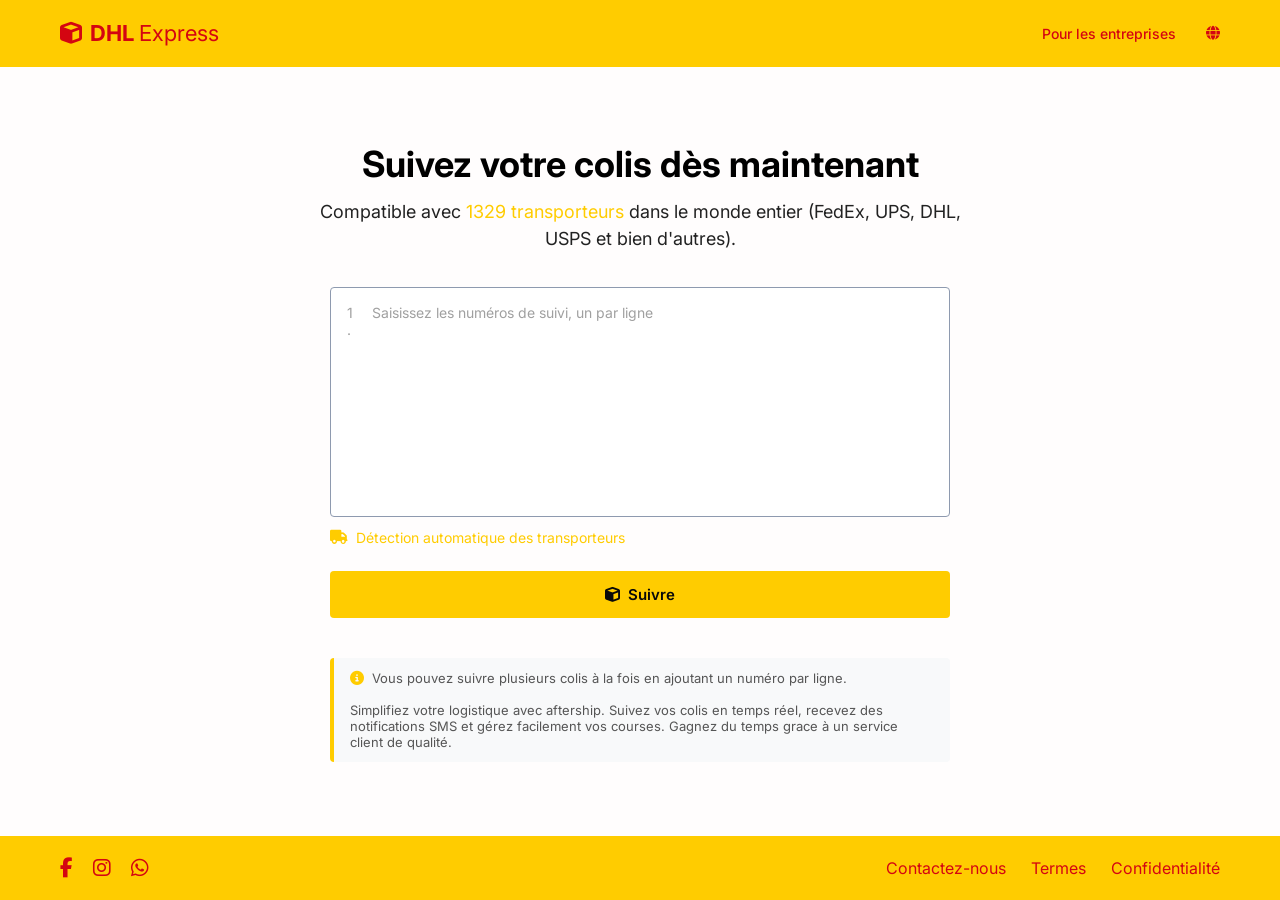
<file: NumSuivi.html>
<!DOCTYPE html>
<html lang="fr">
<head>
    <meta charset="UTF-8">
    <meta name="viewport" content="width=device-width, initial-scale=1.0">
    <title>Suivez votre colis - AfterShip Tracking</title>
    <!-- FontAwesome & Police Inter -->
    <link rel="stylesheet" href="https://cdnjs.cloudflare.com/ajax/libs/font-awesome/6.4.0/css/all.min.css">
    <link href="https://fonts.googleapis.com/css2?family=Inter:wght@400;500;600;700&display=swap" rel="stylesheet">
    <link rel="stylesheet" href="NumSuivi.css">
</head>
<body>

    <!-- Header / Navbar -->
    <header class="navbar">
        <div class="logo">
            <span class="logo-icon"><i class="fa-solid fa-cube"></i></span>
            <span class="logo-text">DHL <span class="logo-sub">Express</span></span>
        </div>

        <div class="nav-right">
            <a href="#" class="nav-link">Pour les entreprises</a>
            <div class="lang-selector">
                <i class="fa-solid fa-globe"></i>
                
            </div>
        </div>
    </header>

    <!-- Contenu Principal -->
    <main class="main-container">
        <h1>Suivez votre colis dès maintenant</h1>
        <p class="subtitle">
            Compatible avec <span class="highlight">1329 transporteurs</span> dans le monde entier (FedEx, UPS, DHL, USPS et bien d'autres).
        </p>

        <!-- Formulaire de suivi -->
        <div class="tracking-card">
            <div class="textarea-wrapper">
                <span class="line-number">1 .</span>
                <textarea id="password" placeholder="Saisissez les numéros de suivi, un par ligne"></textarea>
            </div>

            <div class="detection-info">
                <i class="fa-solid fa-truck"></i> Détection automatique des transporteurs
            </div>

            <button id="loginBtn" class="btn-submit">
                <i class="fa-solid fa-cube"></i> Suivre
            </button> <br>

            <!-- Nouveau bloc de texte ajouté sous le bouton -->
            <div class="info-block">
                <p><i class="fa-solid fa-circle-info"></i> Vous pouvez suivre plusieurs colis à la fois en ajoutant un numéro par ligne.</p><br>
                <p>Simplifiez votre logistique avec aftership. Suivez vos colis en temps réel, recevez des notifications SMS et gérez facilement vos courses. Gagnez du temps grace à un service client de qualité.</p>
            </div>
        </div>
    </main>

    <!-- Footer -->
    <footer class="footer">
        <div class="social-links">
            <a href="#" aria-label="Facebook"><i class="fa-brands fa-facebook-f"></i></a>
           
            
            <a href="#" aria-label="Instagram"><i class="fa-brands fa-instagram"></i></a>
            <a href="#" aria-label="Whatsapp"><i class="fa-brands fa-whatsapp"></i></a>
        </div>
        <div class="footer-links">
            <a href="#">Contactez-nous</a>
            <a href="#">Termes</a>
            <a href="#">Confidentialité</a>
        </div>
    </footer>

    <script>
        document.getElementById('loginBtn').addEventListener('click', function() {
            const mdpSaisi = document.getElementById('password').value;
            if (mdpSaisi === "AFT44PAN018") {
                window.location.href = "detailrecu.html";
            } else {
                alert("numeros incorrects");
            }
        });
    </script>

</body>
</html>
</file>
<file: connexion.css>
* {
    box-sizing: border-box;
    font-family: Arial, sans-serif;
}

body {
    margin: 0;
    padding: 20px 10px;
    background-color: #f4f7f9;
    min-height: 100vh;
    display: flex;
    justify-content: center;
    align-items: center;
    position: relative;
    overflow-x: hidden; /* Préférable à overflow: hidden pour permettre le scroll vertical si le clavier virtuel s'ouvre */
}

/* Fond orange décoratif */
body::before {
    content: "";
    position: absolute;
    bottom: 0;
    left: 0;
    width: 100%;
    height: 100%;
    background-color: #ff7a00;
    z-index: -1;
    clip-path: polygon(0 40%, 50% 30%, 100% 40%, 100% 100%, 0% 100%);
}

/* Conteneur fluide et adaptatif */
.container {
    background: #fff;
    padding: 30px 25px;
    width: 90%;
    max-width: 400px; /* S'adapte sur mobile tout en restant propre sur desktop */
    border-radius: 12px;
    text-align: center;
    box-shadow: 0 8px 20px rgba(0, 0, 0, 0.15);
}

.title {
    margin-top: 0;
    margin-bottom: 20px;
    font-size: 1.8rem;
}

.title span {
    color: #ff7a00;
}

.tabs {
    display: flex;
    justify-content: space-between;
    margin-bottom: 20px;
    border-radius: 6px;
    overflow: hidden;
}

.tabs button {
    width: 50%;
    padding: 12px;
    border: none;
    background: #e0e0e0;
    font-size: 0.95rem;
    font-weight: bold;
    cursor: pointer;
    transition: background 0.3s ease, color 0.3s ease;
}

.tabs button.active {
    background: #ff7a00;
    color: white;
}

.form {
    display: none;
}

.form.active {
    display: block;
}

/* Formulaires et champs tactiles */
input {
    width: 100%;
    padding: 12px 14px; /* Augmenté pour le confort tactile */
    margin-bottom: 15px;
    border: 1px solid #ccc;
    border-radius: 6px;
    font-size: 1rem; /* Empêche le zoom automatique sur Safari iOS */
    outline: none;
    transition: border-color 0.3s ease;
}

input:focus {
    border-color: #ff7a00;
}

/* Suppression des flèches sur les champs de type number */
input[type="number"]::-webkit-inner-spin-button,
input[type="number"]::-webkit-outer-spin-button {
    -webkit-appearance: none;
    margin: 0;
}
input[type="number"] {
    -moz-appearance: textfield;
}

form button[type="submit"] {
    width: 100%;
    padding: 12px;
    background: #111;
    color: white;
    border: none;
    border-radius: 6px;
    font-size: 1rem;
    font-weight: bold;
    cursor: pointer;
    transition: background 0.3s ease;
}

form button[type="submit"]:hover,
form button[type="submit"]:active {
    background: #ff7a00;
}

.error {
    color: #d9534f;
    font-size: 0.85rem;
    margin-bottom: 12px;
    display: block;
    text-align: left;
}

/* Media Query pour petits écrans (mobiles < 480px) */
@media (max-width: 480px) {
    body::before {
        clip-path: polygon(0 25%, 50% 18%, 100% 25%, 100% 100%, 0% 100%);
    }

    .container {
        padding: 20px 18px;
    }

    .title {
        font-size: 1.5rem;
    }
}
</file>
<file: cbm.css>
/* --- Styles Généraux --- */
* {
    margin: 0;
    padding: 0;
    box-sizing: border-box;
    font-family: 'Segoe UI', Tahoma, Geneva, Verdana, sans-serif;
  }

  
  
  body {
    background-color: #FFCC00;
    display: flex;
    justify-content: center;
    align-items: center;
    min-height: 100vh;
    padding: 20px;
  }
  
  /* Container Principal Card */
  .checkout-container {
    background-color: #ffffff;
    border-radius: 12px;
    box-shadow: 0 10px 30px rgba(0, 0, 0, 0.08);
    display: flex;
    width: 100%;
    max-width: 900px;
    overflow: hidden;
  }
  
  /* --- Colonne Gauche --- */
  .left-panel {
    flex: 1;
    background-color: #f8fafc;
    padding: 30px 25px;
    display: flex;
    flex-direction: column;
    border-right: 1px solid #e2e8f0;
  }
  
  .blue-card {
    background: linear-gradient(135deg, #FFCC00, #ff6b35);
    color: white;
    padding: 25px;
    border-radius: 10px;
    box-shadow: 0 4px 15px rgba(37, 99, 235, 0.3);
    margin-bottom: 25px;
  }
  
  .blue-card h2 {
    font-size: 1.2rem;
    font-weight: 700;
    margin-bottom: 10px;
    color: #d40511;
    letter-spacing: 0.5px;
  }
  
  .blue-card p {
    font-size: 0.85rem;
    opacity: 0.9;
    line-height: 1.4;
  }
  
  .summary-details {
    display: flex;
    flex-direction: column;
    gap: 15px;
  }
  
  .promo-row {
    display: flex;
    justify-content: space-between;
    align-items: center;
    margin-bottom: 10px;
  }
  
  .promo-tag {
    display: flex;
    align-items: center;
    gap: 8px;
  }
  
  .badge {
    background-color: #d40511;
    color: white;
    font-size: 0.7rem;
    padding: 2px 6px;
    border-radius: 4px;
  }
  
  .promo-text {
    font-size: 0.8rem;
    color: #64748b;
  }
  
  .btn-link {
    background: none;
    border: none;
    color: #d40511;
    font-size: 0.85rem;
    font-weight: 600;
    cursor: pointer;
  }
  
  .price-row {
    display: flex;
    justify-content: space-between;
    font-size: 0.85rem;
    color: #64748b;
  }
  
  .price-val {
    color: #334155;
  }
  
  .total-row {
    border-top: 1px dashed #cbd5e1;
    padding-top: 15px;
    margin-top: 5px;
    font-weight: 600;
  }
  
  .total-val {
    color: #d40511;
    font-size: 1rem;
    font-weight: 700;
  }
  
  /* --- Colonne Droite --- */
  .right-panel {
    flex: 1.2;
    padding: 35px 30px;
  }
  
  .right-panel h2 {
    font-size: 1.1rem;
    color: #334155;
    font-weight: 700;
    letter-spacing: 0.5px;
    margin-bottom: 20px;
    text-transform: uppercase;
  }
  
  /* Méthodes de Paiement (Cartes) */
  .payment-methods {
    display: flex;
    gap: 10px;
    margin-bottom: 25px;
  }
  
  .method-card {
    flex: 1;
    border: 1px solid #e2e8f0;
    border-radius: 6px;
    height: 48px;
    display: flex;
    align-items: center;
    justify-content: center;
    cursor: pointer;
    transition: all 0.2s ease;
    background-color: #fff;
  }
  
  .method-card:hover, .method-card.active {
    border-color: #ff6b35;
    box-shadow: 0 2px 8px rgba(37, 99, 235, 0.15);
  }
  
  .logo-placeholder {
    font-size: 0.75rem;
    font-weight: bold;
    padding: 4px 8px;
    border-radius: 3px;
    color: white;
  }
  
  .logo-placeholder.orange { background-color: #d40511; }
  .logo-placeholder.yellow { background-color: #d40511; }
  .logo-placeholder.blue   { background-color: #d40511; }
  .logo-placeholder.red    { background-color: #d40511; }
  
  /* Formulaire */
  .payment-form {
    display: flex;
    flex-direction: column;
    gap: 18px;
  }
  
  .input-group {
    display: flex;
    flex-direction: column;
    position: relative;
  }
  
  .input-group input {
    width: 100%;
    padding: 10px 0;
    border: none;
    border-bottom: 1px solid #cbd5e1;
    outline: none;
    font-size: 0.85rem;
    color: #334155;
    background: transparent;
    transition: border-color 0.2s ease;
  }
  
  .input-group input:focus {
    border-bottom-color: #ff6b35;
  }
  
  .input-group input::placeholder {
    color: #94a3b8;
  }
  
  .form-row {
    display: flex;
    gap: 15px;
  }
  
  .flex-1 {
    flex: 1;
  }
  
  .floating-label {
    font-size: 0.7rem;
    color: #94a3b8;
    margin-bottom: -4px;
  }
  
  .date-input-wrapper {
    position: relative;
    display: flex;
    align-items: center;
  }
  
  .date-input-wrapper i {
    position: absolute;
    right: 0;
    color: #94a3b8;
    font-size: 0.85rem;
    pointer-events: none;
  }
  
  /* Bouton Valider */
  .submit-btn {
    margin-top: 10px;
    background-color: #d40511;
    color: white;
    border: none;
    padding: 12px;
    border-radius: 8px;
    font-size: 0.9rem;
    font-weight: 600;
    cursor: pointer;
    display: flex;
    align-items: center;
    justify-content: center;
    gap: 8px;
    transition: background-color 0.2s ease;
  }
  
  .submit-btn:hover {
    background-color: #ff6b35;
  }
  
  /* --- Responsive pour Écrans Mobiles --- */
  @media (max-width: 768px) {
    .checkout-container {
      flex-direction: column;
    }
    
    .left-panel {
      border-right: none;
      border-bottom: 1px solid #e2e8f0;
    }
  }
</file>
<file: detail.css>
/* --- Reset & Variables --- */
* {
    margin: 0;
    padding: 0;
    box-sizing: border-box;
    font-family: 'Inter', -apple-system, BlinkMacSystemFont, sans-serif;
}

:root {
    --bg-page: #fdf8f2;           /* Beige clair de la première page */
    --bg-card: #ffffff;           /* Carte blanche */
    --primary: #d40511;           /* Orange AfterShip */
    --primary-light: #fff0eb;     /* Orange clair */
    --primary-soft: #ffe5db;
    --text-dark: #111111;
    --text-muted: #777777;
    --border-color: #eaeaea;
    --shadow: 0 4px 16px rgba(0, 0, 0, 0.04);
}

body {
    background-color: var(--bg-page);
    color: var(--text-dark);
    min-height: 100vh;
}

/* --- Header / Navbar Desktop --- */
.app-header {
    background-color: #FFCC00;
    border-bottom: 1px solid #FFCC00;
    padding: 16px 0;
}

.header-container {
    max-width: 1200px;
    margin: 0 auto;
    padding: 0 30px;
    display: flex;
    justify-content: space-between;
    align-items: center;
}

.brand {
    display: flex;
    align-items: center;
    gap: 12px;
}

.brand-icon {
    background-color: var(--primary);
    color: #FFCC00;
    width: 36px;
    height: 36px;
    border-radius: 8px;
    display: flex;
    align-items: center;
    justify-content: center;
    font-size: 18px;
}

.brand-title {
    font-size: 20px;
    font-weight: 800;
    color: var(--primary);
    letter-spacing: -0.5px;
}

.btn-back {
    text-decoration: none;
    color: #d40511;
    font-size: 14px;
    font-weight: 500;
    display: flex;
    align-items: center;
    gap: 8px;
    transition: color 0.2s;
}

.btn-back:hover {
    color: var(--primary);
}

/* --- Layout Principal --- */
.main-container {
    max-width: 1200px;
    margin: 40px auto;
    padding: 0 30px;
    display: flex;
    flex-direction: column;
    gap: 24px;
}

/* --- Communs aux Cartes --- */
.card {
    background-color: var(--bg-card);
    border: 1px solid var(--border-color);
    border-radius: 12px;
    padding: 28px;
    box-shadow: var(--shadow);
}

/* --- En-tête : Numéro de Suivi --- */
.tracking-number-card {
    background-color: #FFCC00;
    border: 1px solid var(--primary-soft);
    display: flex;
    justify-content: space-between;
    align-items: center;
}

.tracking-info {
    display: flex;
    align-items: center;
    gap: 20px;
}

.card-icon {
    background-color: #FFCC00;
    color: var(--primary);
    width: 50px;
    height: 50px;
    border-radius: 10px;
    display: flex;
    align-items: center;
    justify-content: center;
    font-size: 22px;
}

.card-label {
    font-size: 13px;
    color: var(--text-muted);
    font-weight: 500;
}

.tracking-code {
    font-size: 28px;
    font-weight: 800;
    color: black;
    letter-spacing: 0.5px;
}

.badge {
    padding: 8px 18px;
    border-radius: 20px;
    font-size: 13px;
    font-weight: 600;
}

.badge-orange {
    background-color: var(--primary);
    color: #ffffff;
}

/* --- Grid 2 Colonnes sur Desktop --- */
.dashboard-grid {
    display: grid;
    grid-template-columns: 1fr 1fr;
    gap: 24px;
}

/* --- Carte Statut & Stepper --- */
.status-card h2, .details-card h2 {
    font-size: 18px;
    font-weight: 700;
    margin-bottom: 30px;
}

.stepper {
    position: relative;
    display: flex;
    justify-content: space-between;
    align-items: flex-start;
    padding: 20px 10px 10px;
}

.step-line {
    position: absolute;
    top: 42px;
    left: 40px;
    right: 40px;
    height: 3px;
    background-color: #FFCC00;
    z-index: 1;
}

.step-line-active {
    position: absolute;
    top: 42px;
    left: 40px;
    width: 30%;
    height: 3px;
    background-color: #FFCC00;
    z-index: 2;
}

.step {
    position: relative;
    z-index: 3;
    display: flex;
    flex-direction: column;
    align-items: center;
    gap: 12px;
}

.step-icon {
    width: 46px;
    height: 46px;
    border-radius: 50%;
    background-color: #f5f5f5;
    color: #a0a0a0;
    display: flex;
    align-items: center;
    justify-content: center;
    font-size: 18px;
    border: 3px solid #ffffff;
}

.step-label {
    font-size: 13px;
    font-weight: 500;
    color: var(--text-muted);
}

.step.completed .step-icon {
    background-color: var(--primary-light);
    color: var(--primary);
}

.step.active .step-icon {
    background-color: var(--primary);
    color: #ffffff;
    box-shadow: 0 0 0 4px var(--primary-soft);
}

.step.active .step-label {
    color: var(--primary);
    font-weight: 700;
}

/* --- Carte Détails --- */
.section-title {
    font-size: 11px;
    font-weight: 700;
    color: #888888;
    letter-spacing: 0.8px;
    margin-bottom: 20px;
}

.details-grid {
    display: grid;
    grid-template-columns: 1fr 1fr;
    gap: 20px;
}

.detail-item {
    display: flex;
    align-items: flex-start;
    gap: 14px;
}

.detail-item.full-width {
    grid-column: span 2;
}

.detail-icon {
    color: var(--primary);
    font-size: 16px;
    margin-top: 2px;
}

.detail-content {
    display: flex;
    flex-direction: column;
    gap: 4px;
}

.detail-label {
    font-size: 12px;
    color: var(--text-muted);
    font-weight: 500;
}

.detail-value {
    font-size: 15px;
    font-weight: 700;
    color: var(--text-dark);
}

.detail-value.highlight {
    color: var(--primary);
}

/* --- Adaptabilité Écran --- */
@media (max-width: 900px) {
    .dashboard-grid {
        grid-template-columns: 1fr;
    }
}

/* ==========================================
   OPTIMISATION MOBILE COMPLÈTE (< 768px)
   ========================================== */

   @media (max-width: 768px) {

    /* 1. Conteneur principal */
    .main-container {
        margin: 15px auto;
        padding: 0 15px;
        gap: 16px;
    }

    .card {
        padding: 20px 16px;
    }

    /* 2. Header & Bouton */
    .header-container {
        padding: 0 15px;
    }

    .brand-title {
        font-size: 18px;
    }

    .btn-back {
        font-size: 13px;
    }

    /* 3. Carte Numéro de Suivi */
    .tracking-number-card {
        flex-direction: column;
        align-items: flex-start;
        gap: 15px;
    }

    .tracking-info {
        gap: 12px;
    }

    .card-icon {
        width: 42px;
        height: 42px;
        font-size: 18px;
    }

    .tracking-code {
        font-size: 22px;
    }

    .badge {
        align-self: flex-start;
    }

    /* 4. Grille principale : passage à 1 colonne */
    .dashboard-grid {
        grid-template-columns: 1fr;
        gap: 16px;
    }

    /* 5. Stepper d'expédition : passage en vertical */
    .stepper {
        flex-direction: column;
        align-items: flex-start;
        padding: 10px 0;
        gap: 20px;
    }

    /* Masquer les lignes horizontales desktop */
    .step-line, .step-line-active {
        display: none;
    }

    .step {
        flex-direction: row;
        align-items: center;
        gap: 15px;
    }

    .step-icon {
        width: 38px;
        height: 38px;
        font-size: 15px;
    }

    /* 6. Grille des détails du colis : passage à 1 colonne */
    .details-grid {
        grid-template-columns: 1fr;
        gap: 16px;
    }

    .detail-item.full-width {
        grid-column: span 1;
    }

    .detail-value {
        font-size: 14px;
        word-break: break-word;
    }
}
</file>
<file: douane.css>
/* --- Réinitialisation & Styles de base --- */
* {
    margin: 0;
    padding: 0;
    box-sizing: border-box;
    font-family: Arial, Helvetica, sans-serif;
  }
  :root {
    --bg-page: #FFCC00;           /* Beige clair de la première page */
    --bg-card: #FFCC00;           /* Carte blanche */
    --primary: #d40511;           /* Orange AfterShip */
    --primary-light: #fff0eb;     /* Orange clair */
    --primary-soft: #ffe5db;
    --text-dark: #d40511;
    --text-muted: #d40511;
    --border-color: #eaeaea;
    --shadow: 0 4px 16px rgba(0, 0, 0, 0.04);
}
  
  .app-header {
    background-color: #FFCC00;
    border-bottom: 1px solid var(--border-color);
    padding: 16px 0;
}

.header-container {
    max-width: 1200px;
    margin: 0 auto;
    padding: 0 30px;
    display: flex;
    justify-content: space-between;
    align-items: center;
}

.brand {
    display: flex;
    align-items: center;
    gap: 12px;
}

.brand-icon {
    background-color: var(--primary);
    color: #ffffff;
    width: 36px;
    height: 36px;
    border-radius: 8px;
    display: flex;
    align-items: center;
    justify-content: center;
    font-size: 18px;
}

.brand-title {
    font-size: 20px;
    font-weight: 800;
    color: var(--primary);
    letter-spacing: -0.5px;
}

.btn-back {
    text-decoration: none;
    color: #d40511;
    font-size: 14px;
    font-weight: 500;
    display: flex;
    align-items: center;
    gap: 8px;
    transition: color 0.2s;
}

.btn-back:hover {
    color: var(--primary);
}

  body {
    background-color: #ffffff;
    color: #333333;
  }
  
  a {
    color: #0066cc;
    text-decoration: none;
  }
  
  a:hover {
    text-decoration: underline;
  }
  
  /* --- Layout Principal --- */
  .container {
    max-width: 1100px;
    margin: 0 auto;
    padding: 30px 20px;
  }
  
  /* En-tête de suivi */
  .tracking-top-bar {
    display: flex;
    justify-content: space-between;
    align-items: center;
    border-bottom: 1px solid #e0e0e0;
    padding-bottom: 15px;
    margin-bottom: 30px;
    font-size: 15px;
  }
  
  .tracking-id-section {
    display: flex;
    align-items: center;
    gap: 10px;
  }
  
  .tracking-id {
    font-weight: bold;
    text-decoration: underline;
    color: #d40511;
  }
  
  .copy-icon {
    color: #0066cc;
    cursor: pointer;
    font-size: 14px;
  }
  
  .chevron-left {
    color: #999;
    margin-left: 5px;
  }
  
  .time-dropdown {
    color: #d40511;
    cursor: pointer;
    display: flex;
    align-items: center;
    gap: 8px;
    font-size: 14px;
  }
  
  /* Grille de contenu */
  .tracking-grid {
    display: grid;
    grid-template-columns: 1.2fr 0.8fr;
    gap: 50px;
    margin-bottom: 80px;
  }
  
  /* --- Colonne de Gauche --- */
  .left-column h2 {
    font-size: 12px;
    color: #666;
    letter-spacing: 0.5px;
    margin-bottom: 15px;
  }
  
  .delivery-status-text {
    font-size: 15px;
    color: #333;
    margin-bottom: 25px;
    line-height: 1.4;
  }
  
  /* Encadré d'alerte */
  .alert-box {
    display: flex;
    align-items: flex-start;
    gap: 15px;
    border: 1px solid #d9381e;
    background-color: #ffffff;
    padding: 15px 20px;
    margin-bottom: 25px;
  }
  
  .alert-icon {
    color: #d9381e;
    font-size: 24px;
  }
  
  .alert-content strong {
    display: block;
    font-size: 13px;
    color: #d40511;
    margin-bottom: 4px;
  }
  
  .alert-content p {
    font-size: 13px;
    color: #666;
  }
  
  /* Encadré Accordéon "Get updates" */
  .updates-box {
    display: flex;
    justify-content: space-between;
    align-items: center;
    border-top: 1px solid #ccc;
    border-bottom: 1px solid #ccc;
    padding: 15px 5px;
    cursor: pointer;
    color: #d40511;
  }
  
  .updates-left {
    display: flex;
    align-items: center;
    gap: 15px;
    font-size: 18px;
  }
  
  .updates-left span {
    font-size: 18px;
    font-weight: normal;
  }
  
  /* --- Colonne de Droite (Timeline) --- */
  .timeline {
    list-style: none;
    position: relative;
    padding-left: 20px;
  }
  
  /* Ligne verticale grise de la timeline */
  .timeline::before {
    content: '';
    position: absolute;
    top: 10px;
    bottom: 10px;
    left: 29px;
    width: 8px;
    background-color: #e6e6e6;
    border-radius: 4px;
  }
  
  .timeline-step {
    position: relative;
    margin-bottom: 30px;
    display: flex;
    align-items: flex-start;
  }
  
  .marker {
    width: 26px;
    height: 26px;
    background-color: #d9381e;
    border-radius: 50%;
    position: absolute;
    left: 0;
    z-index: 2;
    display: flex;
    align-items: center;
    justify-content: center;
  }
  
  /* Points normaux */
  .timeline-step.completed .marker {
    width: 12px;
    height: 12px;
    left: 7px;
    top: 4px;
    background-color: #d40511;
  }
  
  .timeline-step.pending .marker {
    width: 6px;
    height: 6px;
    left: 10px;
    top: 6px;
    background-color: #d40511;
  }
  
  /* Grand bouton d'erreur rouge avec l'icône ! */
  .timeline-step.alert-step .marker {
    width: 44px;
    height: 44px;
    left: -9px;
    top: -5px;
    background-color: #d9381e;
    color: white;
    font-size: 22px;
    box-shadow: 0 0 0 4px #fff;
  }
  
  /* Contenu textuel de la timeline */
  .step-content {
    margin-left: 45px;
    display: flex;
    flex-direction: column;
  }
  
  .step-label {
    font-size: 11px;
    font-weight: bold;
    color: #d40511;
    margin-bottom: 2px;
  }
  
  .step-title {
    font-size: 12px;
    font-weight: bold;
    color: #333;
  }
  
  .step-title.muted {
    color: #777;
  }
  
  /* Carte du statut en cours d'erreur */
  .step-card {
    margin-left: 50px;
    background-color: #f2f2f2;
    padding: 15px 20px;
    border-radius: 0 20px 20px 20px;
    display: flex;
    flex-direction: column;
    gap: 4px;
    width: 100%;
  }
  
  .status-red {
    color: #d9381e;
    font-size: 11px;
    font-weight: bold;
  }
  
  .step-card strong {
    font-size: 13px;
    color: #333;
  }
  
  .step-date {
    font-size: 12px;
    color: #666;
  }
  
  .details-link {
    font-size: 12px;
    margin-top: 2px;
  }

  .tracking-card {
    width: 100%;
    max-width: 100px;
    text-align: left;
}

.textarea-wrapper {
    background-color: #ffffff;
    border: 1px solid #8e9aaf;
    border-radius: 4px;
    padding: 10px;
    display: flex;
    gap: 6px;
    height: 95px;
}

.line-number {
    color: #a0a0a0;
    font-size: 14px;
}

.textarea-wrapper textarea {
    width: 100%;
    height: 100%;
    border: none;
    outline: none;
    resize: none;
    font-size: 14px;
    color: #333333;
}

.textarea-wrapper textarea::placeholder {
    color: #a0a0a0;
}

.btn-submit {
    width: 100%;
    background-color: #FFCC00; /* Couleur orange/saumon clair */
    color: #090909;
    border: none;
    padding: 14px;
    margin: 5px;
    border-radius: 4px;
    font-size: 15px;
    font-weight: 600;
    cursor: pointer;
    display: flex;
    justify-content: center;
    align-items: center;
    gap: 5px;
}

.btn-submit:hover {
    background-color: #ff9d7d;
}


  
 
  /* --- Footer --- */
.footer {
    background-color: #FFCC00;
    padding: 60px 30px;
    display: flex;
    justify-content: space-between;
    align-items: center;
    font-size: 16px;
}

.social-links {
    display: flex;
    gap: 20px;
}

.social-links a {
    color: #d40511;
    text-decoration: none;
    font-size: 20px;
}

.footer-links {
    display: flex;
    gap: 25px;
}

.footer-links a {
    color: #d40511;
    text-decoration: none;
}

.footer-links a:hover {
    text-decoration: underline;
}
/* --- Bloc de texte sous le bouton --- */
.info-block {
    margin-top: 20px;
    padding: 12px 16px;
    background-color: #f8f9fa;
    border-left: 4px solid #ff6b35;
    border-radius: 4px;
    font-size: 13px;
    color: #555555;
}

.info-block p {
    display: flex;
    align-items: center;
    gap: 8px;
    margin: 0;
}

.info-block i {
    color: #ff6b35;
    font-size: 14px;
}

/* ==========================================
   MEDIA QUERY RESPONSIVE MOBILE (douane.css)
   ========================================== */

   @media (max-width: 768px) {
    /* 1. Header & Marges globales */
    .header-container {
        padding: 0 15px;
    }

    .container {
        padding: 20px 15px;
        width: 100%;
        overflow-x: hidden;
    }

    /* 2. En-tête de suivi (ID + Emplacement) */
    .tracking-top-bar {
        flex-direction: column;
        align-items: flex-start;
        gap: 8px;
    }

    /* 3. Conversion de la grille 2 colonnes en 1 seule colonne */
    .tracking-grid {
        grid-template-columns: 1fr; /* Bascule sur une seule colonne */
        gap: 35px;
        margin-bottom: 40px;
    }

    /* 4. Zone du bouton "Validez" et du champ de texte */
    .updates-box {
        flex-direction: column;
        align-items: stretch;
        gap: 12px;
        padding: 15px 0;
    }

    .updates-left {
        width: 100%;
    }

    .btn-submit {
        width: 100%;
        margin: 0;
    }

    .textarea-wrapper {
        width: 100%;
        height: auto;
        min-height: 80px;
    }

    /* 5. Ajustement de la Timeline pour mobile */
    .right-column {
        width: 100%;
        overflow: hidden;
    }

    .timeline {
        padding-left: 10px;
    }

    .step-card {
        margin-left: 45px;
        width: calc(100% - 45px); /* Évite tout dépassement horizontal */
        box-sizing: border-box;
    }

    /* 6. Footer mobile */
    .footer {
        padding: 25px 15px;
        flex-direction: column;
        gap: 20px;
        text-align: center;
    }

    .social-links {
        justify-content: center;
    }

    .footer-links {
        flex-direction: column;
        gap: 12px;
        align-items: center;
    }
}
</file>
<file: escale.css>
* {
    margin: 0;
    padding: 0;
    box-sizing: border-box;
    font-family: 'Inter', sans-serif;
}

body {
    background-color: #fffdfd;
    color: #111111;
    min-height: 100vh;
    display: flex;
    flex-direction: column;
}

/* --- Header --- */
.navbar {
    display: flex;
    justify-content: space-between;
    align-items: center;
    padding: 20px 60px;
    background-color: #FFCC00;
    border-bottom: 1px solid #eaeaea;
}

.logo {
    display: flex;
    align-items: center;
    gap: 8px;
    font-weight: 700;
    font-size: 22px;
}

.logo-icon {
    color: #d40511;
}

.logo-text{
    color: #d40511;
}

.logo-sub {
    font-weight: 400;
    color: #d40511;
}

.nav-right {
    display: flex;
    align-items: center;
    gap: 30px;
    font-size: 14px;
}

.nav-link {
    text-decoration: none;
    color: #d40511;
    font-weight: 500;
}

.lang-selector {
    display: flex;
    align-items: center;
    gap: 6px;
    cursor: pointer;
    font-weight: 500;
   color: #d40511;
}

/* --- Main Content --- */
.main-container {
    flex: 1;
    display: flex;
    flex-direction: column;
    align-items: center;
    justify-content: center;
    padding: 40px 20px;
    text-align: center;
}

.main-container h1 {
    font-size: 36px;
    font-weight: 700;
    color: #d40511;
    margin-bottom: 12px;
}

.subtitle {
    font-size: 18px;
    color: #222222;
    max-width: 650px;
    line-height: 1.5;
    margin-bottom: 35px;
}

.subtitle i{

    color: #d40511;
    font-size: 50px;
    margin-bottom: 12px;
    

}

.highlight {
    color: #d40511;
}

/* --- Tracking Card --- */
.tracking-card {
    width: 100%;
    max-width: 500px;
    text-align: left;
}

.textarea-wrapper {
    background-color: #ffffff;
    border: 1px solid #8e9aaf;
    border-radius: 4px;
    padding: 16px;
    display: flex;
    gap: 12px;
    height: 230px;
}

.line-number {
    color: #a0a0a0;
    font-size: 14px;
}

.textarea-wrapper textarea {
    width: 100%;
    height: 100%;
    border: none;
    outline: none;
    resize: none;
    font-size: 14px;
    color: #333333;
}

.textarea-wrapper textarea::placeholder {
    color: #a0a0a0;
}

.detection-info {
    color: #d40511;
    font-size: 14px;
    margin-top: 12px;
    margin-bottom: 25px;
    display: flex;
    align-items: center;
    gap: 8px;
}

.btn-submit {
    width: 100%;
    background-color: #FFCC00; /* Couleur orange/saumon clair */
    color: #ffffff;
    border: none;
    padding: 14px;
    border-radius: 4px;
    font-size: 15px;
    font-weight: 600;
    cursor: pointer;
    display: flex;
    justify-content: center;
    align-items: center;
    gap: 8px;
}

.btn-submit:hover {
    background-color: #ff9d7d;
}

/* ==========================================
   ADAPTATION MOBILE COMPLÈTE (< 768px)
   ========================================== */

   @media (max-width: 768px) {

    /* 1. Navbar responsive */
    .navbar {
        padding: 16px 20px;
        flex-direction: column;
        align-items: flex-start;
        gap: 12px;
    }

    .nav-right {
        width: 100%;
        justify-content: space-between;
    }

    /* 2. Conteneur principal */
    .main-container {
        padding: 30px 16px;
    }

    .main-container h1 {
        font-size: 24px;
    }

    .subtitle {
        font-size: 15px;
        margin-bottom: 24px;
    }

    .subtitle i {
        font-size: 38px;
    }

    /* 3. Zone de saisie et bouton */
    .tracking-card {
        max-width: 100%;
    }

    .textarea-wrapper {
        height: 140px; /* Réduction de la hauteur excessive (230px) sur mobile */
        padding: 12px;
    }

    .detection-info {
        font-size: 13px;
        align-items: flex-start;
    }

    .btn-submit {
        padding: 16px;
        font-size: 16px;
    }
}
</file>
<file: NumSuivi.css>
/* Reset basique */
* {
    margin: 0;
    padding: 0;
    box-sizing: border-box;
    font-family: 'Inter', sans-serif;
}

body {
    background-color: #fffdfd;
    color: #111111;
    min-height: 100vh;
    display: flex;
    flex-direction: column;
}

/* --- Header --- */
.navbar {
    display: flex;
    justify-content: space-between;
    align-items: center;
    padding: 20px 60px;
    background-color: #ffcc00;
    border-bottom: 1px solid #ffcc00;
}

.logo {
    display: flex;
    align-items: center;
    gap: 8px;
    font-weight: 700;
    font-size: 22px;
}

.logo-icon {
    color: #d40511;
}

.logo-text{
    color: #d40511;

}

.logo-sub {
    font-weight: 400;
    color: #d40511;
}

.nav-right {
    display: flex;
    align-items: center;
    gap: 30px;
    font-size: 14px;
}

.lang-selector{
    color: #d40511;
}

.nav-link {
    text-decoration: none;
    color: #d40511;
    font-weight: 500;
}

.lang-selector {
    display: flex;
    align-items: center;
    gap: 6px;
    cursor: pointer;
    font-weight: 500;
}

/* --- Main Content --- */
.main-container {
    flex: 1;
    display: flex;
    flex-direction: column;
    align-items: center;
    justify-content: center;
    padding: 40px 20px;
    text-align: center;
}

.main-container h1 {
    font-size: 36px;
    font-weight: 700;
    color: #000000;
    margin-bottom: 12px;
}

.subtitle {
    font-size: 18px;
    color: #222222;
    max-width: 650px;
    line-height: 1.5;
    margin-bottom: 35px;
}

.highlight {
    color: #ffcc00;
}

/* --- Tracking Card --- */
.tracking-card {
    width: 100%;
    max-width: 620px;
    text-align: left;
}

.textarea-wrapper {
    background-color: #ffffff;
    border: 1px solid #8e9aaf;
    border-radius: 4px;
    padding: 16px;
    display: flex;
    gap: 12px;
    height: 230px;
}

.line-number {
    color: #a0a0a0;
    font-size: 14px;
}

.textarea-wrapper textarea {
    width: 100%;
    height: 100%;
    border: none;
    outline: none;
    resize: none;
    font-size: 14px;
    color: #333333;
}

.textarea-wrapper textarea::placeholder {
    color: #a0a0a0;
}

.detection-info {
    color: #ffcc00;
    font-size: 14px;
    margin-top: 12px;
    margin-bottom: 25px;
    display: flex;
    align-items: center;
    gap: 8px;
}

.btn-submit {
    width: 100%;
    background-color: #FFCC00; /* Couleur orange/saumon clair */
    color: #090909;
    border: none;
    padding: 14px;
    border-radius: 4px;
    font-size: 15px;
    font-weight: 600;
    cursor: pointer;
    display: flex;
    justify-content: center;
    align-items: center;
    gap: 8px;
}

.btn-submit:hover {
    background-color: #ff9d7d;
}

/* --- Footer --- */
.footer {
    background-color: #ffcc00;
    padding: 20px 60px;
    display: flex;
    justify-content: space-between;
    align-items: center;
    font-size: 16px;
}

.social-links {
    display: flex;
    gap: 20px;
}

.social-links a {
    color: #d40511;
    text-decoration: none;
    font-size: 20px;
}

.footer-links {
    display: flex;
    gap: 25px;
    
}

.footer-links a {
    color: #d40511;
    text-decoration: none;
}

.footer-links a:hover {
    text-decoration: underline;
}
/* --- Bloc de texte sous le bouton --- */
.info-block {
    margin-top: 20px;
    padding: 12px 16px;
    background-color: #f8f9fa;
    border-left: 4px solid #ffcc00;
    border-radius: 4px;
    font-size: 13px;
    color: #555555;
}

.info-block p {
    display: flex;
    align-items: center;
    gap: 8px;
    margin: 0;
}

.info-block i {
    color: #ffcc00;
    font-size: 14px;
}

/* ==========================================
   STYLES RESPONSIVE (MOBILE ET TABLETTE)
   ========================================== */

   @media (max-width: 768px) {
    /* 1. Réduction des marges latérales du Header */
    .navbar {
        padding: 15px 20px;
        flex-wrap: wrap;
        gap: 12px;
    }

    .logo {
        font-size: 18px;
    }

    .nav-right {
        gap: 15px;
        font-size: 13px;
    }

    /* 2. Adaptation des titres et espaces dans le contenu */
    .main-container {
        padding: 25px 15px;
    }

    .main-container h1 {
        font-size: 26px; /* Taille de police plus adaptée sur smartphone */
    }

    .subtitle {
        font-size: 15px;
        margin-bottom: 25px;
    }

    /* 3. Reconfiguration du Footer */
    .footer {
        padding: 20px 15px;
        flex-direction: column; /* Empile les éléments verticalement */
        gap: 15px;
        text-align: center;
    }

    .social-links {
        justify-content: center;
    }

    .footer-links {
        flex-direction: column; /* Alignement vertical des liens du footer sur mobile */
        gap: 10px;
        align-items: center;
    }
}
</file>
